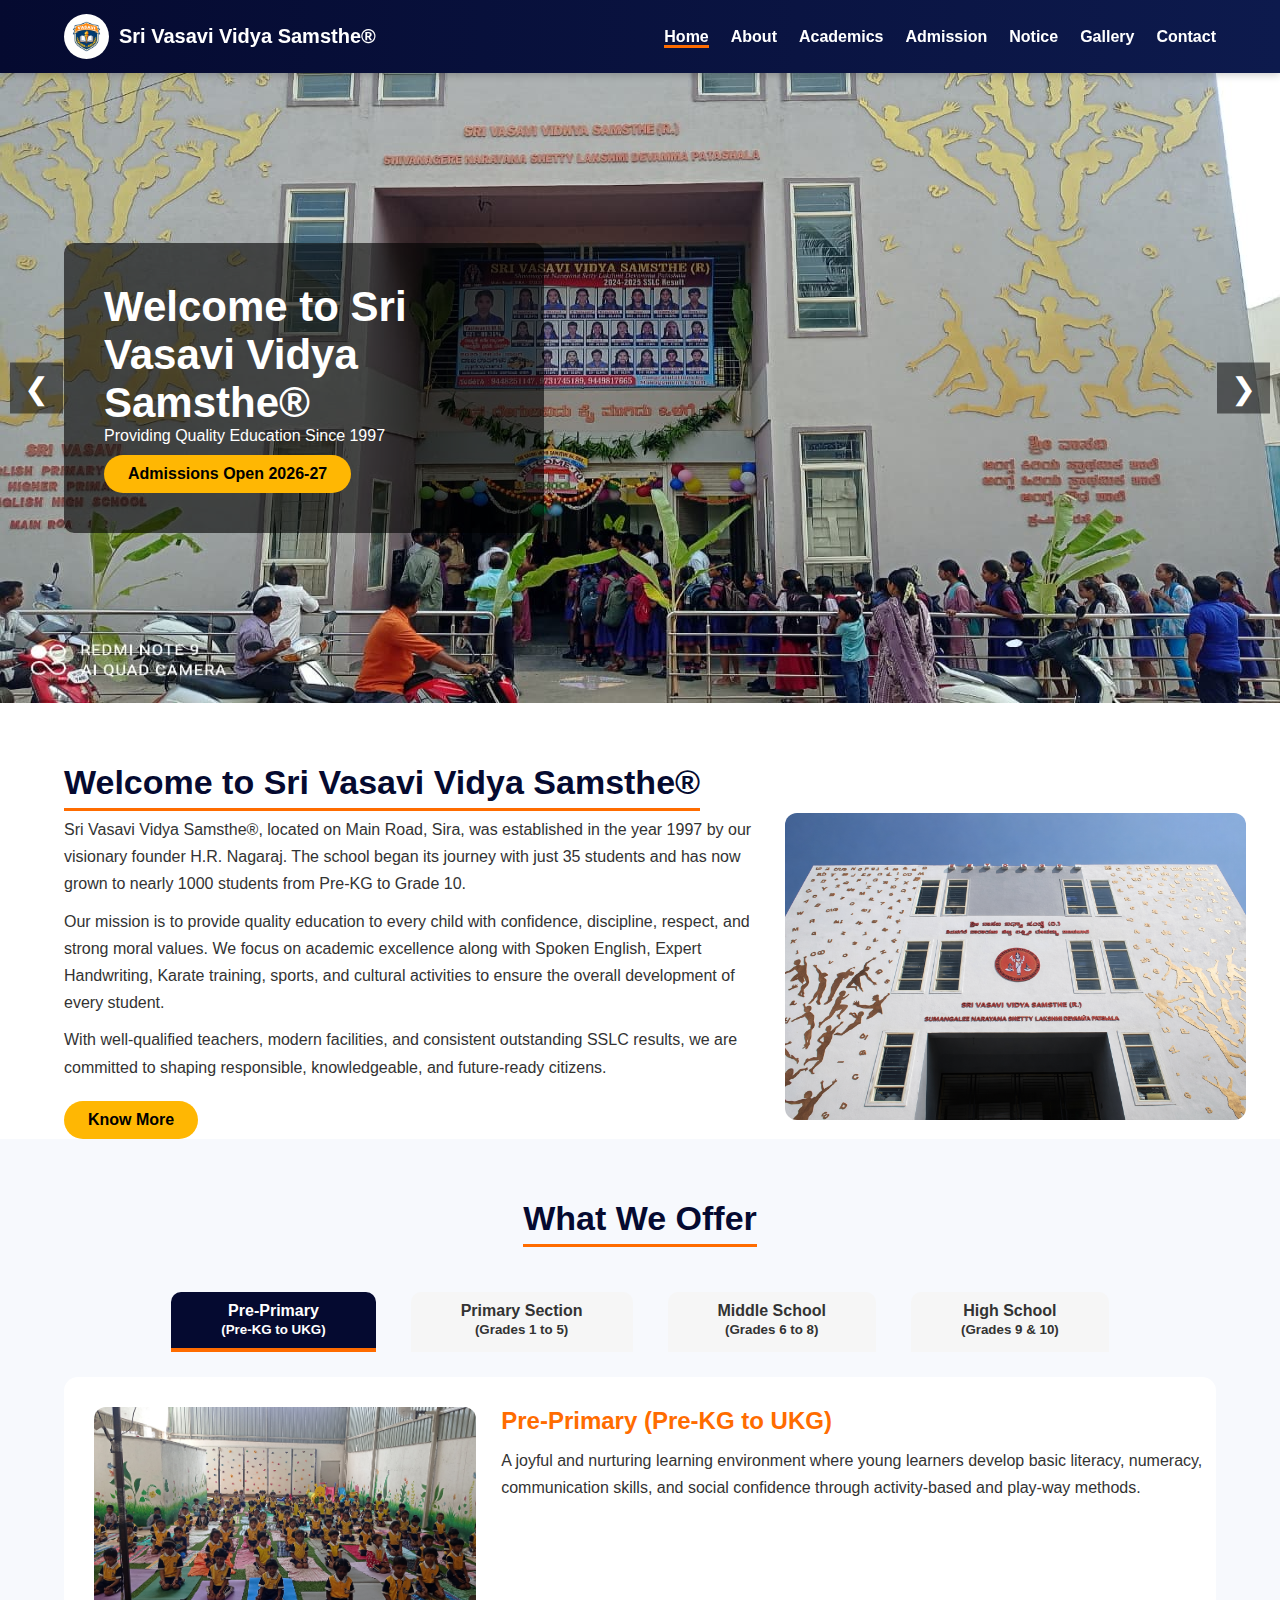
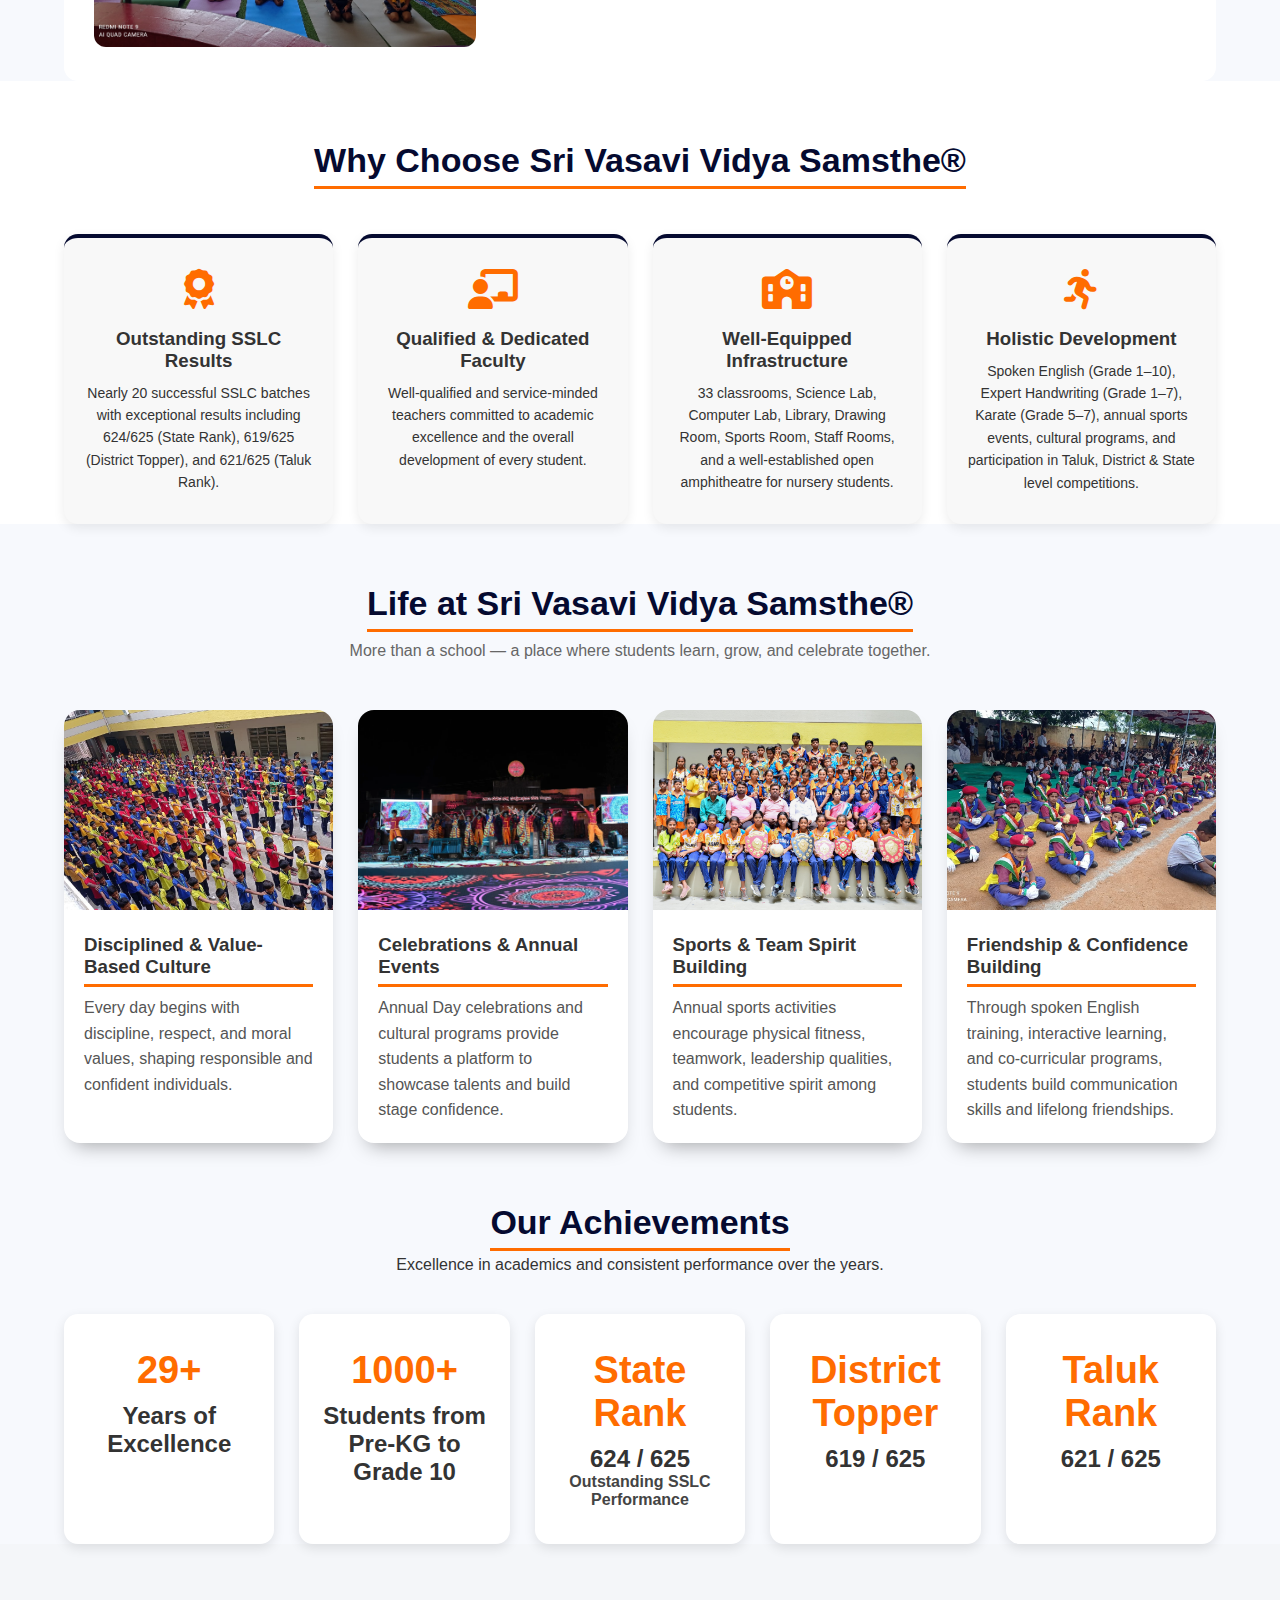
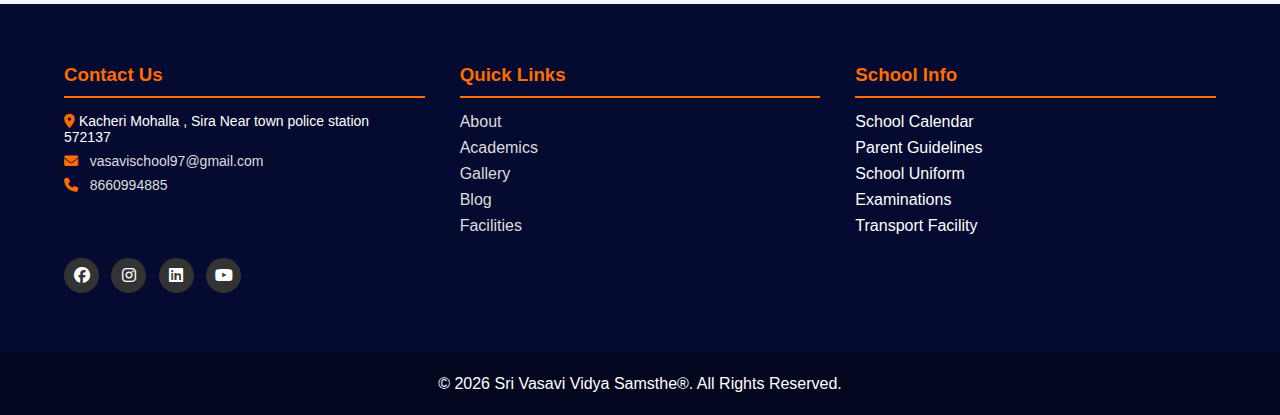
<file: index.html>
<!DOCTYPE html>
<html>
<head>
  <meta charset="UTF-8">
  <meta name="viewport" content="width=device-width, initial-scale=1.0">
  <link rel="icon" href="images/favicon.png" type="image/png">
  <title>Sri Vasavi Vidya Samsthe®</title>
  <link rel="stylesheet" href="css/style.css">
  <link rel="preconnect" href="https://fonts.googleapis.com">
  <link rel="preconnect" href="https://fonts.gstatic.com" crossorigin>
  <link href="https://fonts.googleapis.com/css2?family=Poppins:ital,wght@0,100;0,400;1,600;1,700&display=swap"
    rel="stylesheet">
  <link rel="stylesheet" href="https://cdnjs.cloudflare.com/ajax/libs/font-awesome/6.4.0/css/all.min.css" />
</head>
<body>

<header>
  <div class="nav">
    <div class="logo">
      <img src="images/favicon.png" alt="Vasavi School Logo">
      <span>Sri Vasavi Vidya Samsthe®</span>
    </div>
    <div class="menu-btn" onclick="toggleMenu()">☰</div>
    <ul class="nav-links" id="navLinks">
      <li><a href="index.html" class="active">Home</a></li>
      <li><a href="about.html">About</a></li>
      <li><a href="academics.html">Academics</a></li>
     <li><a href="admission.html">Admission</a></li>
     <li><a href="notice.html">Notice</a></li>
      <li><a href="gallery.html">Gallery</a></li>
      <li><a href="contact.html">Contact</a></li>
    </ul>
  </div>
</header>

<div class="slider">
  <div class="slides" id="slides">
    <div class="slide" style="background-image:url('images/slide1.jpg')">
      <div class="slide-content">
         <h2>Welcome to Sri Vasavi Vidya Samsthe®</h2>
        <p>Providing Quality Education Since 1997</p>
        <a class="btn" href="admission.html">Admissions Open 2026-27</a>
      </div>
    </div>
    <div class="slide" style="background-image:url('images/slide2.png')">
      <div class="slide-content">
        <h2>Academic Excellence & Discipline</h2>
        <p>Nearly 1000 Students | Pre-KG to Grade 10</p>
      </div>
    </div>
    <div class="slide" style="background-image:url('images/slide3.png')">
      <!-- <div class="slide-content">
       <h2>Outstanding SSLC Results</h2>
        <p>State & District Rank Holders with Cash Awards</p>
      </div> -->
    </div>
  </div>
  <div class="arrow left" onclick="prevSlide()">❮</div>
  <div class="arrow right" onclick="nextSlide()">❯</div>
</div>

<!-- Welcome -->
<section class="welcome-section">
  <div class="container welcome-flex">

    <div class="welcome-text">
      <h2 class="section-underline">Welcome to Sri Vasavi Vidya Samsthe®</h2>
       <p>
        Sri Vasavi Vidya Samsthe®, located on Main Road, Sira, was established in 
        the year 1997 by our visionary founder H.R. Nagaraj. The school began its 
        journey with just 35 students and has now grown to nearly 1000 students 
        from Pre-KG to Grade 10.
      </p>
      <p>
        Our mission is to provide quality education to every child with confidence, 
        discipline, respect, and strong moral values. We focus on academic excellence 
        along with Spoken English, Expert Handwriting, Karate training, sports, and 
        cultural activities to ensure the overall development of every student.
      </p>
      <p>
        With well-qualified teachers, modern facilities, and consistent outstanding 
        SSLC results, we are committed to shaping responsible, knowledgeable, and 
        future-ready citizens.
      </p>
      <a href="about.html" class="btn">Know More</a>
    </div>

    <div class="welcome-img" id="welcome-img-margin">
      <img src="images/schoolImg.png" alt="Welcome Vasavi School">
    </div>

  </div>
</section>

<!-- What we Offer -->
<section class="offer-section">
  <div class="container">
    <div class="title">
      <h2 class="section-underline">What We Offer</h2>
    </div>

    <!-- Top Tabs -->
    <div class="offer-tabs" id="offerTabs">
      <div class="offer-tab active" onclick="showOffer(0)">Pre-Primary <br> <small>(Pre-KG to UKG)</small></div>
      <div class="offer-tab" onclick="showOffer(1)">Primary Section <br> <small>(Grades 1 to 5)</small></div>
      <div class="offer-tab" onclick="showOffer(2)">Middle School <br> <small>(Grades 6 to 8)</small></div>
      <div class="offer-tab" onclick="showOffer(3)">High School <br> <small>(Grades 9 & 10)</small></div>
    </div>

    <!-- Details -->
    <div class="offer-content">

      <!-- Pre Primary -->
      <div class="offer-box active">
        <div class="offer-inner">
          <div class="offer-img">
            <img src="images/prePrimary.jpg" alt="Pre Primary">
          </div>
          <div class="offer-text">
            <h2>Pre-Primary (Pre-KG to UKG)</h2>
            <p>
              A joyful and nurturing learning environment where young learners 
              develop basic literacy, numeracy, communication skills, and social 
              confidence through activity-based and play-way methods.
            </p>
          </div>
        </div>
      </div>

      <!-- Primary -->
      <div class="offer-box">
        <div class="offer-inner">
          <div class="offer-img">
            <img src="images/primary.jpg" alt="Primary Section">
          </div>
          <div class="offer-text">
            <h2>Primary Section (Grades 1 to 5)</h2>
            <p>
              Strong academic foundation with focus on reading, writing, 
              mathematics, and spoken English. Expert Handwriting training 
              (Grade 1–7) is introduced to improve presentation and clarity.
            </p>
          </div>
        </div>
      </div>

      <!-- Middle School -->
      <div class="offer-box">
        <div class="offer-inner">
          <div class="offer-img">
            <img src="images/middle.jpg" alt="Middle School">
          </div>
          <div class="offer-text">
            <h2>Middle School (Grades 6 to 8)</h2>
            <p>
              Focus on conceptual learning, discipline, and skill development. 
              Students receive Spoken English training and Karate classes 
              (Grade 5–7) to build confidence, leadership, and physical fitness.
            </p>
          </div>
        </div>
      </div>

      <!-- High School -->
      <div class="offer-box">
        <div class="offer-inner">
          <div class="offer-img">
            <img src="images/secondary.jpg" alt="High School">
          </div>
          <div class="offer-text">
            <h2>High School (Grades 9 & 10)</h2>
            <p>
              Dedicated preparation for SSLC Board Examinations with 
              experienced faculty and structured guidance. The school has 
              consistently produced outstanding results, including state 
              and district rank holders.
            </p>
          </div>
        </div>
      </div>

    </div>
  </div>
</section>


<!-- why choose -->
<!-- 
<section class="why-section">
  <div class="container">
    
    <div class="title">
      <h2 class="section-underline">Why Choose Vasavi School</h2>
    </div>

    <div class="why-cards">

      <div class="why-card">
        <div class="why-icon"><i class="fas fa-graduation-cap"></i></div>
        <h3>Experienced Faculty</h3>
        <p>Highly qualified and dedicated teachers focused on student success and holistic development.</p>
      </div>

      <div class="why-card">
        <div class="why-icon"><i class="fas fa-school"></i></div>
        <h3>Modern Infrastructure</h3>
        <p>Smart classrooms, well-equipped labs, and a safe campus environment for effective learning.</p>
      </div>

      <div class="why-card">
        <div class="why-icon"><i class="fas fa-futbol"></i></div>
        <h3>Sports & Activities</h3>
        <p>Encouraging physical fitness and creativity through sports, arts, and cultural programs.</p>
      </div>

      <div class="why-card">
        <div class="why-icon"><i class="fas fa-book"></i></div>
        <h3>Strong Academic Results</h3>
        <p>Consistent academic excellence with focus on concept-based and practical learning.</p>
      </div>

    </div>

  </div>
</section> -->

<section class="why-section">
  <div class="container">
    
    <div class="title">
      <h2 class="section-underline">Why Choose Sri Vasavi Vidya Samsthe®</h2>
    </div>

    <div class="why-cards">

      <div class="why-card">
        <div class="why-icon"><i class="fas fa-award"></i></div>
        <h3>Outstanding SSLC Results</h3>
        <p>
          Nearly 20 successful SSLC batches with exceptional results including 
          624/625 (State Rank), 619/625 (District Topper), and 621/625 (Taluk Rank).
        </p>
      </div>

      <div class="why-card">
        <div class="why-icon"><i class="fas fa-chalkboard-teacher"></i></div>
        <h3>Qualified & Dedicated Faculty</h3>
        <p>
          Well-qualified and service-minded teachers committed to academic excellence 
          and the overall development of every student.
        </p>
      </div>

      <div class="why-card">
        <div class="why-icon"><i class="fas fa-school"></i></div>
        <h3>Well-Equipped Infrastructure</h3>
        <p>
          33 classrooms, Science Lab, Computer Lab, Library, Drawing Room, 
          Sports Room, Staff Rooms, and a well-established open amphitheatre 
          for nursery students.
        </p>
      </div>

      <div class="why-card">
        <div class="why-icon"><i class="fas fa-running"></i></div>
        <h3>Holistic Development</h3>
        <p>
          Spoken English (Grade 1–10), Expert Handwriting (Grade 1–7), 
          Karate (Grade 5–7), annual sports events, cultural programs, 
          and participation in Taluk, District & State level competitions.
        </p>
      </div>

    </div>

  </div>
</section>

<!-- campus section -->
<section class="campus-section">
  <div class="container">

    <div class="section-title">
      <h2 class="section-underline">Life at Sri Vasavi Vidya Samsthe®</h2>
      <p>More than a school — a place where students learn, grow, and celebrate together.</p>
    </div>

    <div class="campus-grid">

      <div class="campus-card">
        <img src="images/life1.jpg" alt="Morning Assembly">
        <div class="campus-info">
          <h3 class="section-underline">Disciplined & Value-Based Culture</h3>
          <p>
            Every day begins with discipline, respect, and moral values, 
            shaping responsible and confident individuals.
          </p>
        </div>
      </div>

      <div class="campus-card">
        <img src="images/life2.webp" alt="Annual Day">
        <div class="campus-info">
          <h3 class="section-underline">Celebrations & Annual Events</h3>
          <p>
            Annual Day celebrations and cultural programs provide students 
            a platform to showcase talents and build stage confidence.
          </p>
        </div>
      </div>

      <div class="campus-card">
        <img src="images/life3.jpg" alt="Sports Day">
        <div class="campus-info">
          <h3 class="section-underline">Sports & Team Spirit Building</h3>
          <p>
            Annual sports activities encourage physical fitness, teamwork, 
            leadership qualities, and competitive spirit among students.
          </p>
        </div>
      </div>

      <div class="campus-card">
        <img src="images/life4.jpg" alt="Student Interaction">
        <div class="campus-info">
          <h3 class="section-underline">Friendship & Confidence Building</h3>
          <p>
            Through spoken English training, interactive learning, and 
            co-curricular programs, students build communication skills 
            and lifelong friendships.
          </p>
        </div>
      </div>

    </div>

  </div>
</section>


<!-- achivements -->
<section class="achievements-section">
  <div class="container">

    <div class="title">
      <h2 class="section-underline">Our Achievements</h2>
      <p>Excellence in academics and consistent performance over the years.</p>
    </div>

    <div class="achieve-cards">

       <div class="achieve-card">
        <h3>29+</h3>
        <h2>Years of Excellence</h2>
      </div>

      <div class="achieve-card">
        <h3>1000+</h3>
        <h2>Students from Pre-KG to Grade 10</h2>
      </div>

      <div class="achieve-card ">
        <h3>State Rank</h3>
        <h2>624 / 625</h2>
        <p>Outstanding SSLC Performance</p>
      </div>

      <div class="achieve-card">
        <h3>District Topper</h3>
        <h2>619 / 625</h2>
      </div>

      <div class="achieve-card">
        <h3>Taluk Rank</h3>
        <h2>621 / 625</h2>
      </div>

    </div>

  </div>
</section>


<!-- info section -->
<section class="info-section">
  <div class="container">

    <div class="info-grid">

      <!-- Column 1 -->
      <div class="info-box">
        <h3 class="info-title">Contact Us</h3>
        <hr>
        <p class="info-icons"><i class="fa-solid fa-location-dot"></i>&nbsp;Kacheri Mohalla , Sira
Near town police station
572137</p>
        <p class="info-icons"> <i class="fa-solid fa-envelope"></i>
          <a class="num-email" href="mailto:vasavischool97@gmail.com">&nbsp; vasavischool97@gmail.com</a>
        </p>
        <p class="info-icons"><i class="fa-solid fa-phone"></i>
          <a class="num-email" href="tel:8660994885"> &nbsp; 8660994885</a>
        </p>
      </div>

      <!-- Column 2 -->
      <div class="info-box">
        <h3 class="info-title">Quick Links</h3>
        <hr>
        <ul class="quickLinks">
          <li><a href="about.html">About</a></li>
          <li><a href="academics.html">Academics</a></li>
          <li><a href="gallery.html">Gallery</a></li>
          <li><a href="gallery.html">Blog</a></li>
          <li><a href="academics.html#facilities">Facilities</a></li>
        </ul>
      </div>

      <!-- Column 3 -->
      <div class="info-box">
        <h3 class="info-title">School Info</h3>
        <hr>
        <ul>
          <li>School Calendar</li>
          <li>Parent Guidelines</li>
          <li>School Uniform</li>
          <li>Examinations</li>
          <li>Transport Facility</li>
        </ul>
      </div>

    </div>
    <div class="social-icons">
      <a class="text-white" href="https://www.instagram.com/reel/DJeRi4YSPwA/" target="_blank">
        <i class="fa-brands fa-facebook"></i>
      </a>

      <a class="text-white" href="https://www.instagram.com/reel/DJeRi4YSPwA/" target="_blank">
        <i class="fa-brands fa-instagram"></i>
      </a>
      <a class="text-white" href="https://www.instagram.com/reel/DJeRi4YSPwA/" target="_blank">
        <i class="fa-brands fa-linkedin"></i>
      </a>
       <a class="text-white" href="https://www.instagram.com/reel/DJeRi4YSPwA/" target="_blank">
        <i class="fa-brands fa-youtube"></i>
      </a>
    </div>


  </div>
</section>


<footer>
  <p>© 2026 Sri Vasavi Vidya Samsthe®. All Rights Reserved.</p>
</footer>

<script src="js/main.js"></script>
</body>
</html>
</file>
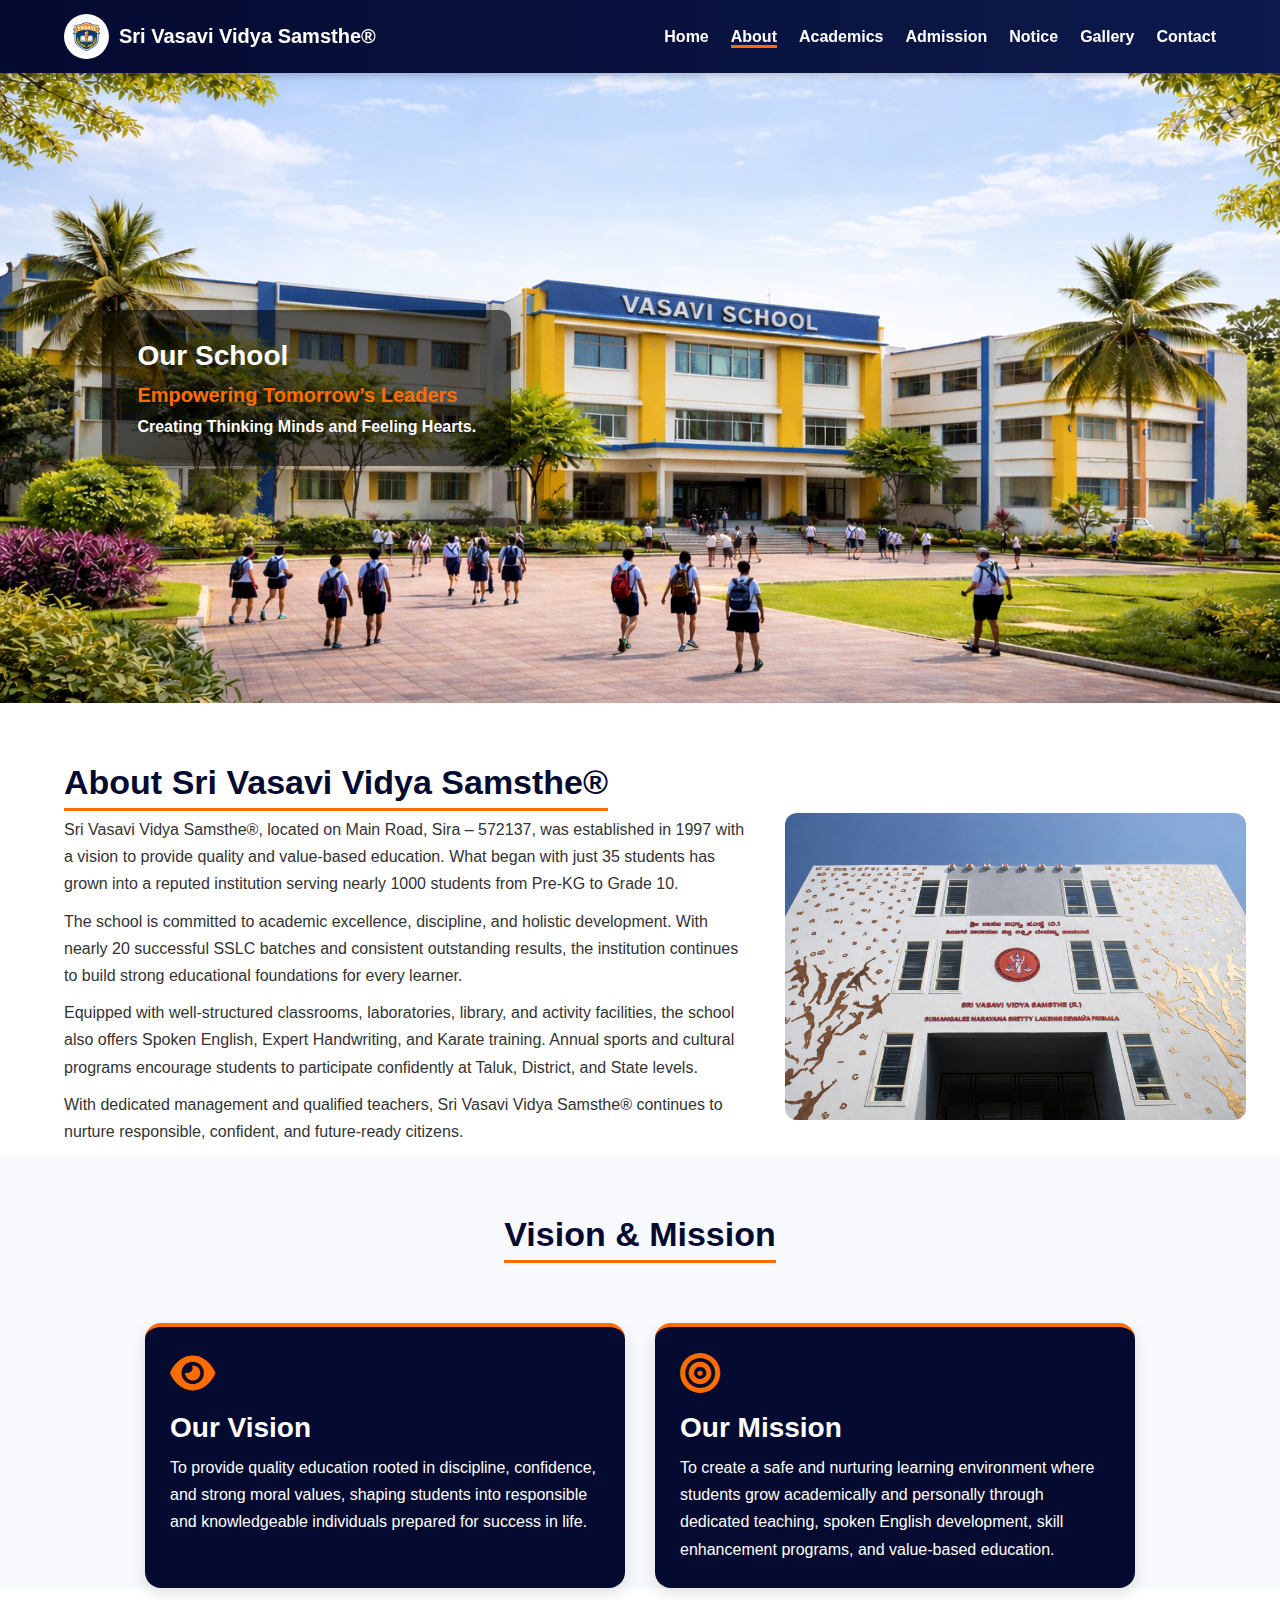
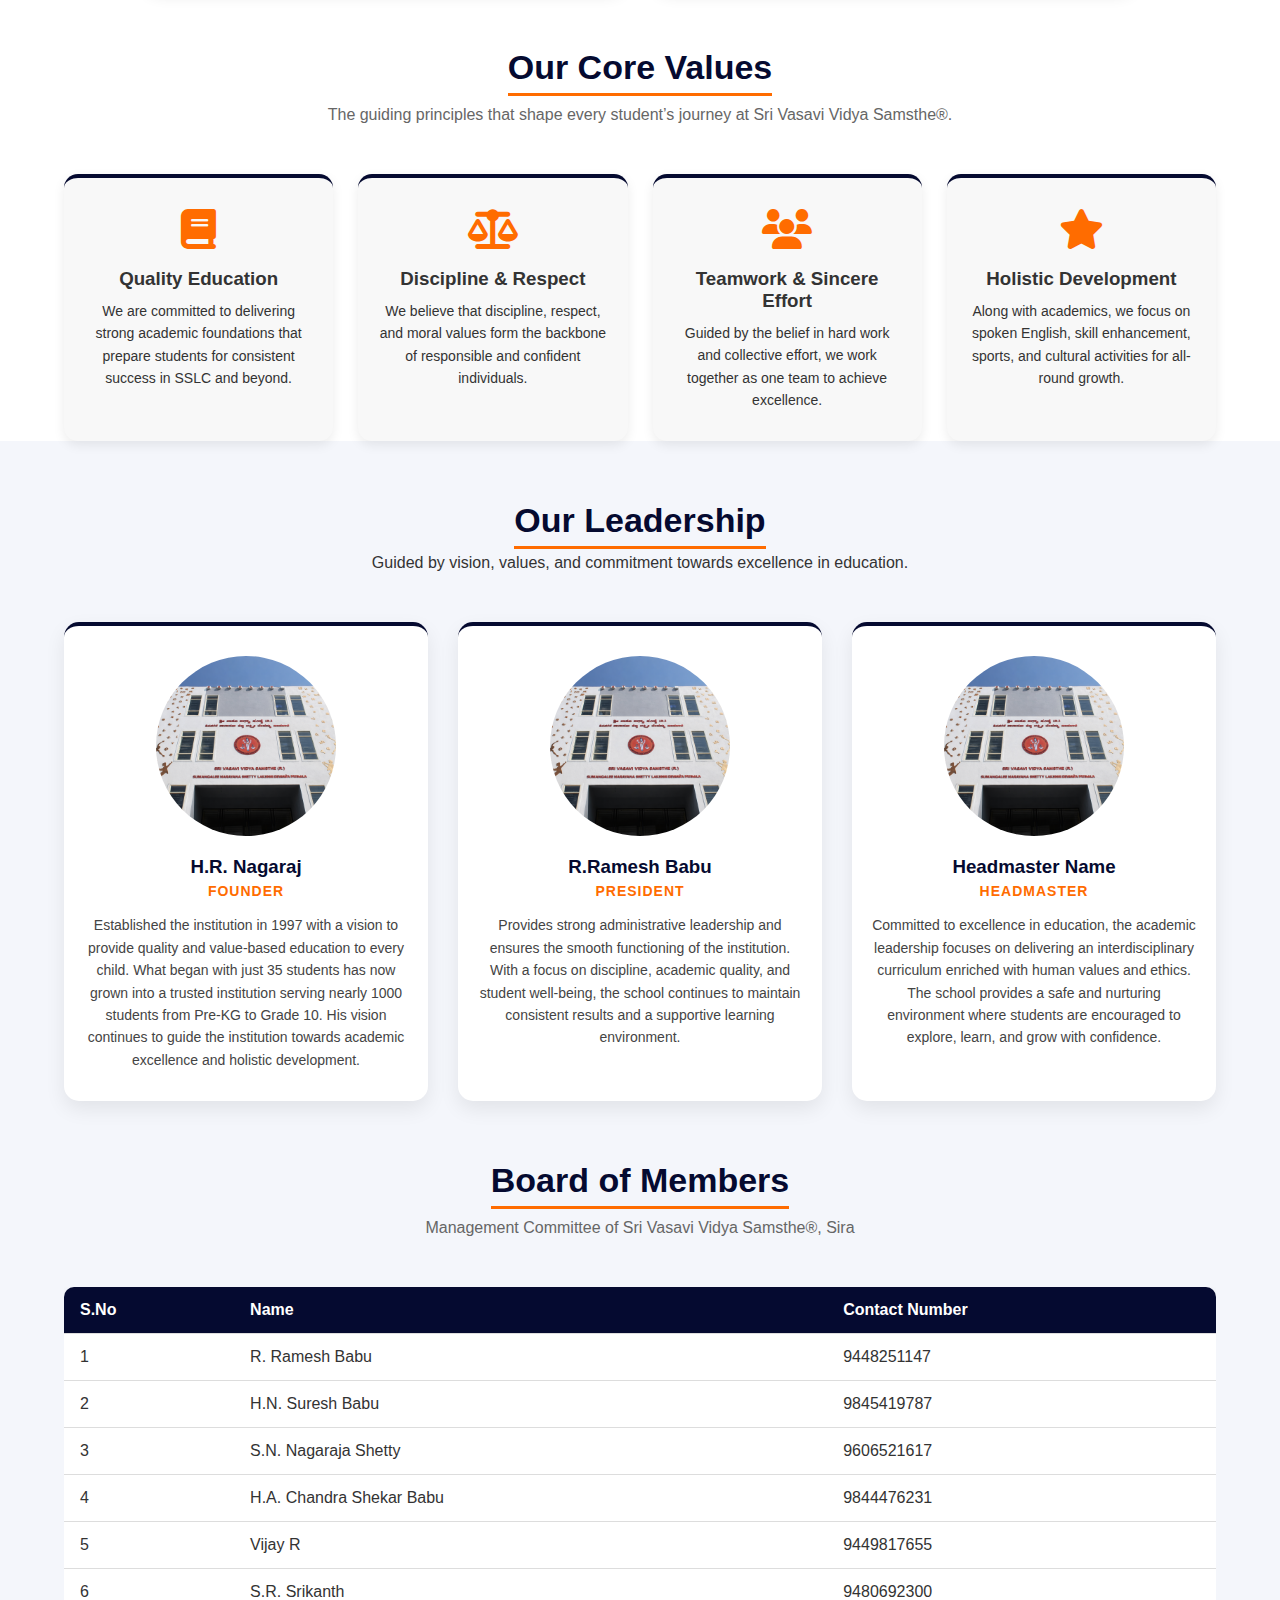
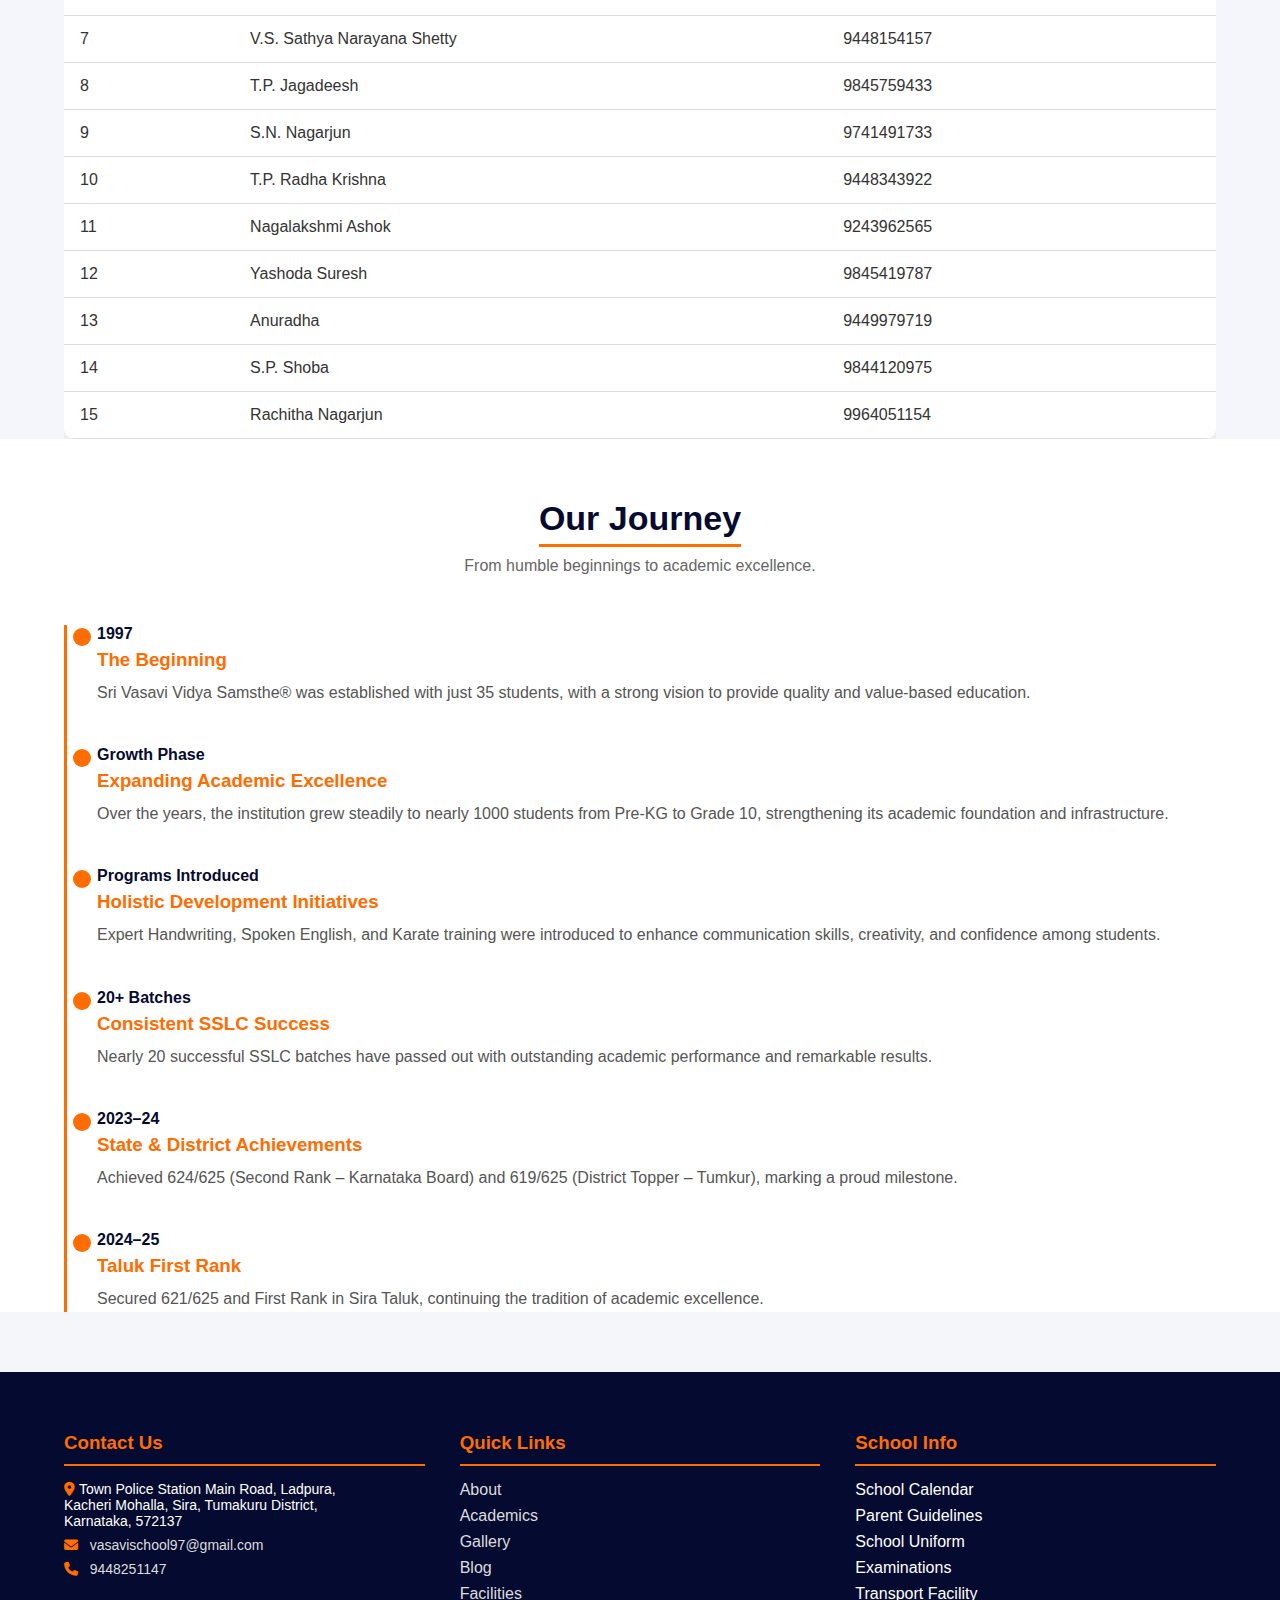
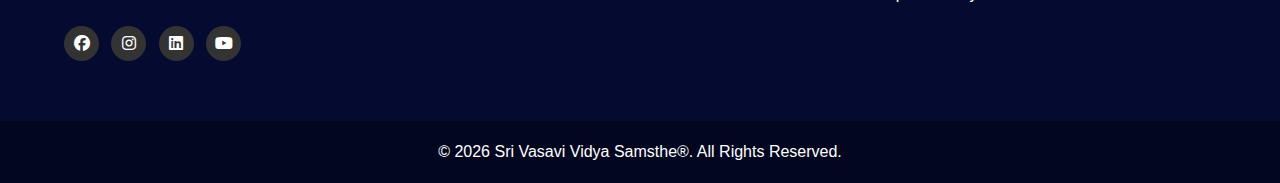
<file: about.html>
<!DOCTYPE html>
<html>
<head>
<meta charset="UTF-8">
<meta name="viewport" content="width=device-width, initial-scale=1.0">
<link rel="icon" href="images/favicon.png" type="image/png">
<title>Sri Vasavi Vidya Samsthe®</title>
<link rel="stylesheet" href="css/style.css">
 <link rel="preconnect" href="https://fonts.googleapis.com">
  <link rel="preconnect" href="https://fonts.gstatic.com" crossorigin>
  <link href="https://fonts.googleapis.com/css2?family=Poppins:ital,wght@0,100;0,400;1,600;1,700&display=swap"
    rel="stylesheet">
  <link rel="stylesheet" href="https://cdnjs.cloudflare.com/ajax/libs/font-awesome/6.4.0/css/all.min.css" />
</head>
<body>

<header>
  <div class="nav">
    <div class="logo">
      <img src="images/favicon.png" alt="Vasavi School Logo">
      <span>Sri Vasavi Vidya Samsthe®</span>
    </div>
    <div class="menu-btn" onclick="toggleMenu()">☰</div>
    <ul class="nav-links" id="navLinks">
      <li><a href="index.html">Home</a></li>
      <li><a href="about.html"  class="active">About</a></li>
      <li><a href="academics.html">Academics</a></li>
      <li><a href="admission.html">Admission</a></li>
      <li><a href="notice.html">Notice</a></li>
      <li><a href="gallery.html">Gallery</a></li>
      <li><a href="contact.html">Contact</a></li>
    </ul>
  </div>
</header>
<div class="about-hero-box">
  <img src="images/about-school.png" alt="Vasavi School">

  <div class="hero-content-box">
    <h2>Our School</h2>
    <h3>Empowering Tomorrow’s Leaders</h3>
    <p>Creating Thinking Minds and Feeling Hearts.</p>
  </div>
</div>
<!-- about summary -->
<!-- /* same as welcome section using same class css */ -->
<section class="welcome-section">
  <div class="container welcome-flex">

    <div  class="welcome-text">
      <h2 class="section-underline">About Sri Vasavi Vidya Samsthe®</h2>
    <p>
      Sri Vasavi Vidya Samsthe®, located on Main Road, Sira – 572137, was
      established in 1997 with a vision to provide quality and value-based
      education. What began with just 35 students has grown into a reputed
      institution serving nearly 1000 students from Pre-KG to Grade 10.
    </p>
    
    <p>
      The school is committed to academic excellence, discipline, and holistic
      development. With nearly 20 successful SSLC batches and consistent
      outstanding results, the institution continues to build strong educational
      foundations for every learner.
    </p>
    
    <p>
      Equipped with well-structured classrooms, laboratories, library, and
      activity facilities, the school also offers Spoken English, Expert
      Handwriting, and Karate training. Annual sports and cultural programs
      encourage students to participate confidently at Taluk, District, and
      State levels.
    </p>
    
    <p>
      With dedicated management and qualified teachers, Sri Vasavi Vidya
      Samsthe® continues to nurture responsible, confident, and future-ready
      citizens.
    </p>

    </div>

     <div class="welcome-img" id="welcome-img-margin"> 
      <img src="images/schoolImg.png" alt="About Vasavi School">
    </div>

  </div>
</section>


<!-- secreatory section   -->
<!-- if they need -->

 <!-- css same as welcome section class -->

 <!-- <section class="welcome-section">
    <div class="container">
    <div class="section-title">
      <h2 class="section-underline">Message From The Secretary</h2>
    </div>

  <div class="welcome-flex">

    <div class="welcome-img">
      <img src="https://picsum.photos/60/60?logo" alt="Secretary - Vasavi School">
    </div>

    <div  class="welcome-text">
      

      <p>
        At Vasavi School, we believe that education is the foundation for building a
        strong and responsible society. Our mission is to provide a nurturing and
        disciplined environment where every child is encouraged to achieve excellence.
      </p>

      <p>
        We focus not only on academic success but also on character building, leadership,
        and life skills. Our dedicated faculty and modern facilities ensure that students
        are prepared for the challenges of tomorrow.
      </p>

      <p>
        I warmly invite parents and students to be a part of Vasavi School and experience
        quality education with values, innovation, and care.
      </p>

      <h4>— Sri Ramesh Kumar</h4>
      <span>Secretary, Vasavi School</span>
    </div>
</div>
  </div>
</section> -->

<!-- vission mission -->

<section class="vm-section">
  <div class="container">

    <div class="section-title">
      <h2 class="section-underline">Vision & Mission</h2>
    </div>

    <div class="vm-row">

      <div class="vm-card">
        <div class="vm-icon"><i class="fas fa-eye"></i></div>
        <h3>Our Vision</h3>
        <p>
          <!-- To be a center of excellence in education that nurtures creativity,
          character, and confidence, empowering students to become responsible
          global citizens and lifelong learners. -->
          To provide quality education rooted in discipline, confidence, 
          and strong moral values, shaping students into responsible and 
          knowledgeable individuals prepared for success in life.
        </p>
      </div>

      <div class="vm-card">
        <div class="vm-icon"><i class="fas fa-bullseye"></i></div>
        <h3>Our Mission</h3>
        <p>
          <!-- To provide holistic education through innovative teaching, strong
          values, and a supportive environment that develops thinking minds,
          compassionate hearts, and future leaders. -->
          To create a safe and nurturing learning environment where students 
          grow academically and personally through dedicated teaching, 
          spoken English development, skill enhancement programs, and 
          value-based education.
        </p>
      </div>

    </div>

  </div>
</section>

<!-- core values -->
<!-- css same as why section in home -->
<section class="why-section">
  <div class="container">

    <div class="section-title">
      <h2 class="section-underline">Our Core Values</h2>
      <p>The guiding principles that shape every student’s journey at Sri Vasavi Vidya Samsthe®.</p>
    </div>

    <div class="why-cards">

      <div class="why-card">
        <div class="why-icon"><i class="fas fa-book"></i></div>
        <h3>Quality Education</h3>
        <p>
          We are committed to delivering strong academic foundations 
          that prepare students for consistent success in SSLC and beyond.
        </p>
      </div>

      <div class="why-card">
        <div class="why-icon"><i class="fas fa-balance-scale"></i></div>
        <h3>Discipline & Respect</h3>
        <p>
          We believe that discipline, respect, and moral values form 
          the backbone of responsible and confident individuals.
        </p>
      </div>

      <div class="why-card">
        <div class="why-icon"><i class="fas fa-users"></i></div>
        <h3>Teamwork & Sincere Effort</h3>
        <p>
          Guided by the belief in hard work and collective effort, 
          we work together as one team to achieve excellence.
        </p>
      </div>

      <div class="why-card">
        <div class="why-icon"><i class="fas fa-star"></i></div>
        <h3>Holistic Development</h3>
        <p>
          Along with academics, we focus on spoken English, skill 
          enhancement, sports, and cultural activities for all-round growth.
        </p>
      </div>

    </div>

  </div>
</section>


<!-- leadership section -->
 <section class="leadership-section">
  <div class="container">

    <div class="title">
      <h2 class="section-underline">Our Leadership</h2>
      <p>Guided by vision, values, and commitment towards excellence in education.</p>
    </div>

    <div class="leadership-grid">

      <!-- Founder -->
      <div class="leader-card">
        <div class="leader-img">
          <img src="images/schoolImg.png" alt="Founder">
        </div>
        <div class="leader-info">
          <h3>H.R. Nagaraj</h3>
          <h4>Founder</h4>
          <p>
            Established the institution in 1997 with a vision to provide quality and value-based
            education to every child. What began with just 35 students has now
            grown into a trusted institution serving nearly 1000 students from
            Pre-KG to Grade 10. His vision continues to guide the institution
            towards academic excellence and holistic development.
          </p>
        </div>
      </div>

      <!-- President -->
      <div class="leader-card">
        <div class="leader-img">
          <img src="images/schoolImg.png" alt="President">
        </div>
        <div class="leader-info">
          <h3>R.Ramesh Babu</h3>
          <h4>President</h4>
          <p>
            Provides strong administrative leadership and ensures the smooth
            functioning of the institution. With a focus on discipline, academic
            quality, and student well-being, the school continues to maintain
            consistent results and a supportive learning environment.
          </p>
        </div>
      </div>

      <!-- Headmaster -->
      <div class="leader-card">
        <div class="leader-img">
          <img src="images/schoolImg.png" alt="Headmaster">
        </div>
        <div class="leader-info">
          <h3>Headmaster Name</h3>
          <h4>Headmaster</h4>
          <p>
            Committed to excellence in education, the academic leadership focuses
            on delivering an interdisciplinary curriculum enriched with human values
            and ethics. The school provides a safe and nurturing environment where
            students are encouraged to explore, learn, and grow with confidence.
          </p>
        </div>
      </div>

    </div>

  </div>
</section>

<!-- extra section board of members -->

<section class="board-section">
  <div class="container">

    <div class="section-title">
      <h2 class="section-underline">Board of Members</h2>
      <p>Management Committee of Sri Vasavi Vidya Samsthe®, Sira</p>
    </div>

    <div class="board-table-wrapper">
      <table class="board-table">
        <thead>
          <tr>
            <th>S.No</th>
            <th>Name</th>
            <th>Contact Number</th>
          </tr>
        </thead>
        <tbody>
          <tr><td>1</td><td>R. Ramesh Babu</td><td>9448251147</td></tr>
          <tr><td>2</td><td>H.N. Suresh Babu</td><td>9845419787</td></tr>
          <tr><td>3</td><td>S.N. Nagaraja Shetty</td><td>9606521617</td></tr>
          <tr><td>4</td><td>H.A. Chandra Shekar Babu</td><td>9844476231</td></tr>
          <tr><td>5</td><td>Vijay R</td><td>9449817655</td></tr>
          <tr><td>6</td><td>S.R. Srikanth</td><td>9480692300</td></tr>
          <tr><td>7</td><td>V.S. Sathya Narayana Shetty</td><td>9448154157</td></tr>
          <tr><td>8</td><td>T.P. Jagadeesh</td><td>9845759433</td></tr>
          <tr><td>9</td><td>S.N. Nagarjun</td><td>9741491733</td></tr>
          <tr><td>10</td><td>T.P. Radha Krishna</td><td>9448343922</td></tr>
          <tr><td>11</td><td>Nagalakshmi Ashok</td><td>9243962565</td></tr>
          <tr><td>12</td><td>Yashoda Suresh</td><td>9845419787</td></tr>
          <tr><td>13</td><td>Anuradha</td><td>9449979719</td></tr>
          <tr><td>14</td><td>S.P. Shoba</td><td>9844120975</td></tr>
          <tr><td>15</td><td>Rachitha Nagarjun</td><td>9964051154</td></tr>
        </tbody>
      </table>
    </div>

  </div>
</section>





<!--journy History -->
<section class="journey-section">
  <div class="container">

    <div class="section-title">
      <h2 class="section-underline">Our Journey</h2>
      <p>From humble beginnings to academic excellence.</p>
    </div>

    <div class="timeline">

      <div class="timeline-item">
        <div class="timeline-year">1997</div>
        <div class="timeline-content">
          <h3>The Beginning</h3>
          <p>
            Sri Vasavi Vidya Samsthe® was established with just 35 students, 
            with a strong vision to provide quality and value-based education.
          </p>
        </div>
      </div>

      <div class="timeline-item">
        <div class="timeline-year">Growth Phase</div>
        <div class="timeline-content">
          <h3>Expanding Academic Excellence</h3>
          <p>
            Over the years, the institution grew steadily to nearly 
            1000 students from Pre-KG to Grade 10, strengthening 
            its academic foundation and infrastructure.
          </p>
        </div>
      </div>

      <div class="timeline-item">
        <div class="timeline-year">Programs Introduced</div>
        <div class="timeline-content">
          <h3>Holistic Development Initiatives</h3>
          <p>
            Expert Handwriting, Spoken English, and Karate training 
            were introduced to enhance communication skills, creativity, 
            and confidence among students.
          </p>
        </div>
      </div>

      <div class="timeline-item">
        <div class="timeline-year">20+ Batches</div>
        <div class="timeline-content">
          <h3>Consistent SSLC Success</h3>
          <p>
            Nearly 20 successful SSLC batches have passed out with 
            outstanding academic performance and remarkable results.
          </p>
        </div>
      </div>

      <div class="timeline-item">
        <div class="timeline-year">2023–24</div>
        <div class="timeline-content">
          <h3>State & District Achievements</h3>
          <p>
            Achieved 624/625 (Second Rank – Karnataka Board) and 
            619/625 (District Topper – Tumkur), marking a proud milestone.
          </p>
        </div>
      </div>

      <div class="timeline-item">
        <div class="timeline-year">2024–25</div>
        <div class="timeline-content">
          <h3>Taluk First Rank</h3>
          <p>
            Secured 621/625 and First Rank in Sira Taluk, continuing 
            the tradition of academic excellence.
          </p>
        </div>
      </div>

    </div>

  </div>
</section>




<!-- info section -->
<section class="info-section">
  <div class="container">

    <div class="info-grid">

      <!-- Column 1 -->
      <div class="info-box">
        <h3 class="info-title">Contact Us</h3>
        <hr>
        <p class="info-icons"><i class="fa-solid fa-location-dot"></i>&nbsp;Town Police Station Main Road, Ladpura, Kacheri Mohalla, Sira, Tumakuru District, Karnataka, 572137</p>
        <p class="info-icons"> <i class="fa-solid fa-envelope"></i>
          <a class="num-email" href="mailto:vasavischool97@gmail.com">&nbsp; vasavischool97@gmail.com</a>
        </p>
        <p class="info-icons"><i class="fa-solid fa-phone"></i>
          <a class="num-email" href="tel:9448251147"> &nbsp; 9448251147</a>
        </p>
      </div>

      <!-- Column 2 -->
      <div class="info-box">
        <h3 class="info-title">Quick Links</h3>
        <hr>
        <ul class="quickLinks">
          <li><a href="about.html">About</a></li>
          <li><a href="academics.html">Academics</a></li>
          <li><a href="gallery.html">Gallery</a></li>
          <li><a href="gallery.html">Blog</a></li>
          <li><a href="academics.html#facilities">Facilities</a></li>
        </ul>
      </div>

      <!-- Column 3 -->
      <div class="info-box">
        <h3 class="info-title">School Info</h3>
        <hr>
        <ul>
          <li>School Calendar</li>
          <li>Parent Guidelines</li>
          <li>School Uniform</li>
          <li>Examinations</li>
          <li>Transport Facility</li>
        </ul>
      </div>

    </div>
    <div class="social-icons">
      <a class="text-white" href="https://www.instagram.com/reel/DJeRi4YSPwA/" target="_blank">
        <i class="fa-brands fa-facebook"></i>
      </a>

      <a class="text-white" href="https://www.instagram.com/reel/DJeRi4YSPwA/" target="_blank">
        <i class="fa-brands fa-instagram"></i>
      </a>
      <a class="text-white" href="https://www.instagram.com/reel/DJeRi4YSPwA/" target="_blank">
        <i class="fa-brands fa-linkedin"></i>
      </a>
       <a class="text-white" href="https://www.instagram.com/reel/DJeRi4YSPwA/" target="_blank">
        <i class="fa-brands fa-youtube"></i>
      </a>
    </div>


  </div>
</section>

<footer><p>© 2026 Sri Vasavi Vidya Samsthe®. All Rights Reserved.</p></footer>
<script src="js/main.js"></script>
</body>
</html>
</file>
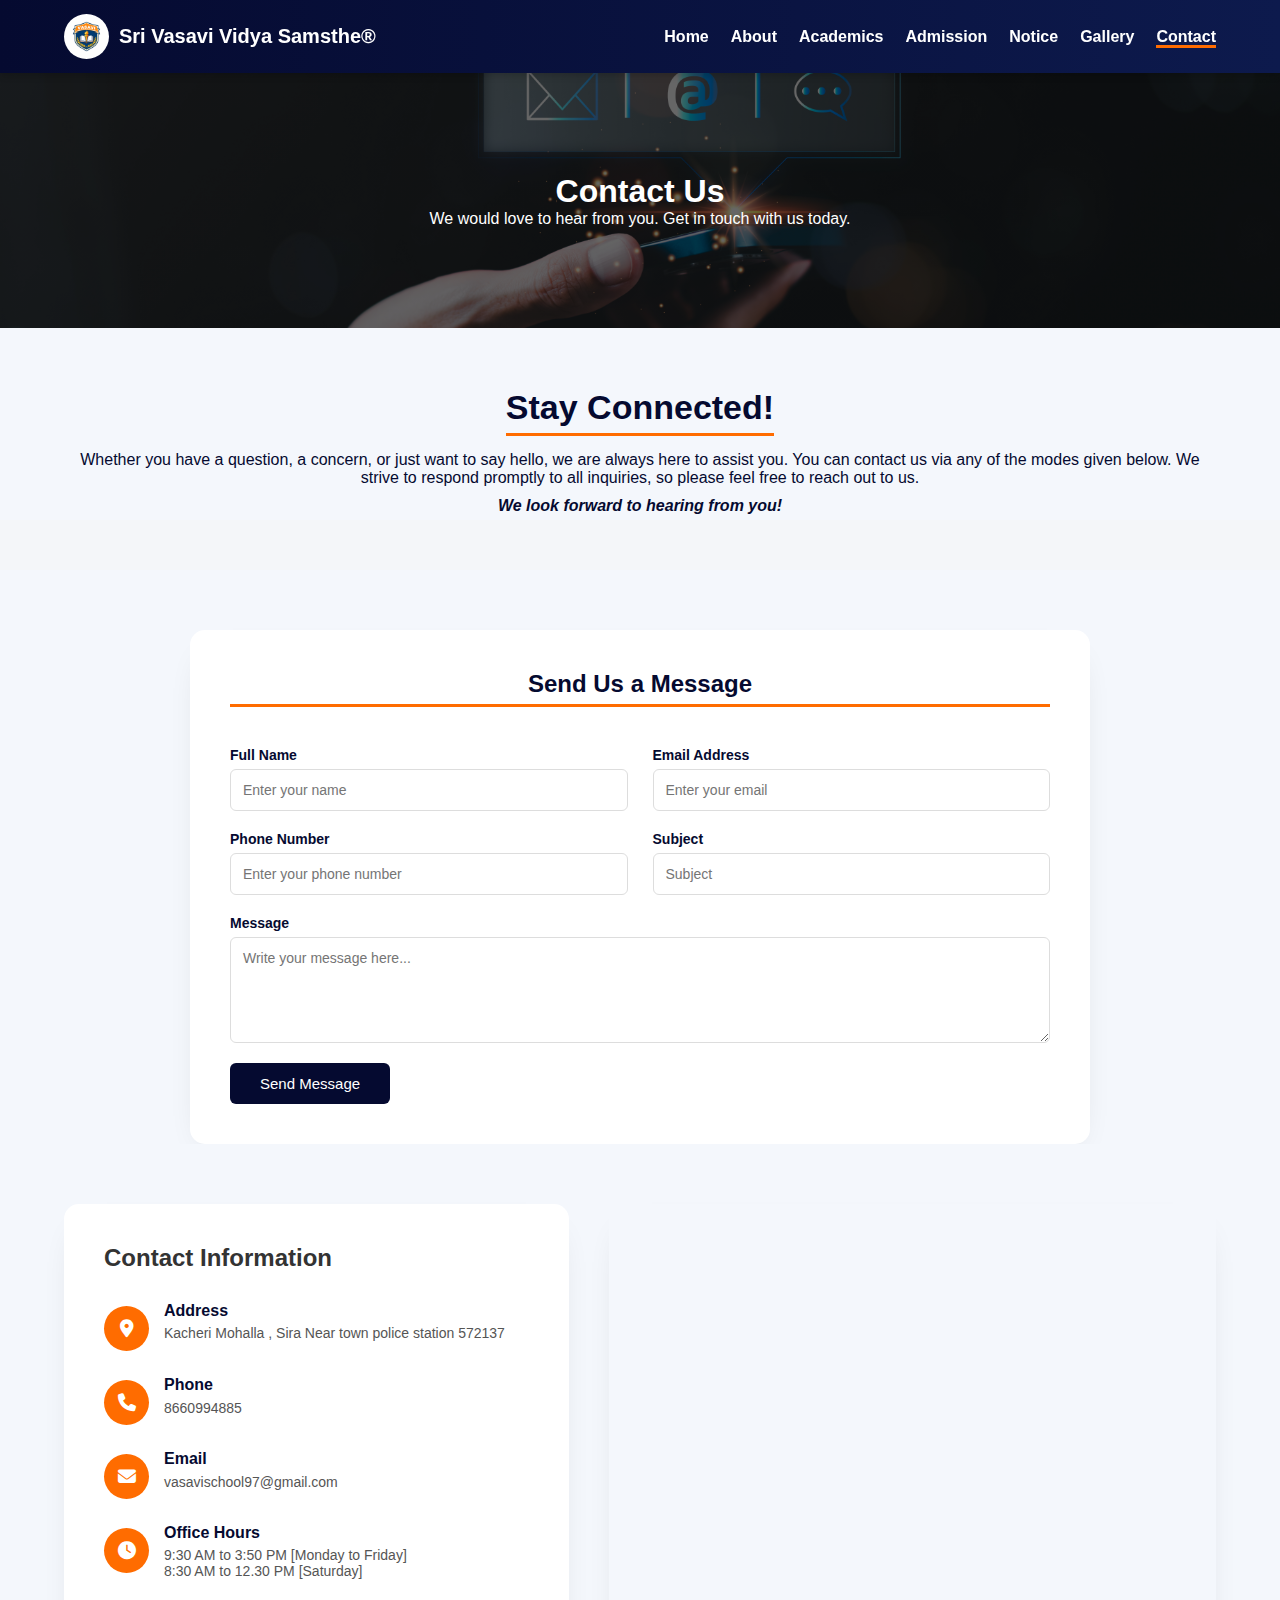
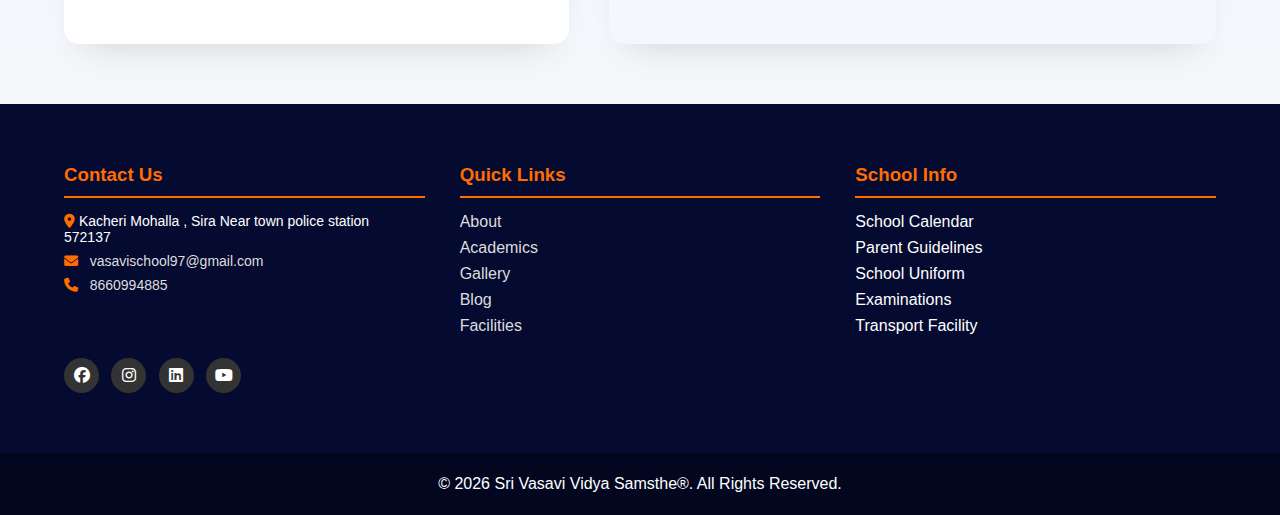
<file: contact.html>
<!DOCTYPE html>
<html>
<head>
  <meta charset="UTF-8">
  <meta name="viewport" content="width=device-width, initial-scale=1.0">
  <link rel="icon" href="images/favicon.png" type="image/png">
  <title>Sri Vasavi Vidya Samsthe®</title>
  <link rel="stylesheet" href="css/style.css">
  <link rel="preconnect" href="https://fonts.googleapis.com">
  <link rel="preconnect" href="https://fonts.gstatic.com" crossorigin>
  <link href="https://fonts.googleapis.com/css2?family=Poppins:ital,wght@0,100;0,400;1,600;1,700&display=swap"
    rel="stylesheet">
  <link rel="stylesheet" href="https://cdnjs.cloudflare.com/ajax/libs/font-awesome/6.4.0/css/all.min.css" />
</head>
<body>

<header>
  <div class="nav">
    <div class="logo">
      <img src="images/favicon.png" alt="Vasavi School Logo">
      <span>Sri Vasavi Vidya Samsthe®</span>
    </div>
    <div class="menu-btn" onclick="toggleMenu()">☰</div>
    <ul class="nav-links" id="navLinks">
      <li><a href="index.html">Home</a></li>
      <li><a href="about.html">About</a></li>
      <li><a href="academics.html">Academics</a></li>
     <li><a href="admission.html">Admission</a></li>
     <li><a href="notice.html">Notice</a></li>
      <li><a href="gallery.html">Gallery</a></li>
      <li><a href="contact.html"  class="active">Contact</a></li>
    </ul>
  </div>
</header>

<div class="contact-hero">
  <div class="container">
    <h1>Contact Us</h1>
    <p>We would love to hear from you. Get in touch with us today.</p>
  </div>
</div>

<!-- contact msg -->

<section class="why-section" id="contact-msgsection">
  <div class="container">

    <div class="section-title">
      <h2 class="section-underline">Stay Connected!</h2>
      <p class="contact-msg">Whether you have a question, a concern, or just want to say hello, we are always here to assist you. You can contact us via any of the modes given below. We strive to respond promptly to all inquiries, so please feel free to reach out to us.</p>
      <p class="contact-msg"><strong><i>We look forward to hearing from you!</i></strong></p>
    </div>
  </div>
</section>

  <!--contact form  -->

  <section class="contact-form-section" id="contact-form">
  <div class="container">

    <div class="form-card">
       <h2 class="section-underline">Send Us a Message</h2>

      <form action="https://formsubmit.co/bhanuprakashab100@gmail.com" method="POST">
        <input type="hidden" name="_captcha" value="false">
        


        <div class="form-row">
          <div class="form-group">
            <label>Full Name</label>
            <input type="text" name="Name" placeholder="Enter your name" required>
          </div>

          <div class="form-group">
            <label>Email Address</label>
            <input type="email" name="Email" placeholder="Enter your email" required>
          </div>
        </div>

        <div class="form-row">
          <div class="form-group">
            <label>Phone Number</label>
            <input type="tel" name="Phone" placeholder="Enter your phone number">
          </div>

          <div class="form-group">
            <label>Subject</label>
            <input type="text" name="Subject" placeholder="Subject">
          </div>
        </div>

        <div class="form-group full-width">
          <label>Message</label>
          <textarea rows="5" name="Message" placeholder="Write your message here..." required></textarea>
        </div>

        <button type="submit" class="submit-btn">Send Message</button>

      </form>
    </div>

  </div>
</section>

<div id="toast" class="toast">
  <i class="fas fa-check-circle"></i>
  Message sent successfully!
</div>


<!-- contact info  -->
<section class="contact-section">
  <div class="container">

    <div class="contact-wrapper">

      <!-- LEFT SIDE - CONTACT DETAILS -->
      <div class="contact-details-card">

        <h2>Contact Information</h2>

        <div class="contact-item">
          <i class="fas fa-location-dot"></i>
          <div>
            <h4>Address</h4>
            <p>Kacheri Mohalla , Sira
Near town police station
572137</p>
          </div>
        </div>

        <div class="contact-item">
          <i class="fas fa-phone"></i>
          <div>
            <h4>Phone</h4>
            <a class="num-email" href="tel:8660994885">8660994885</a>
          </div>
        </div>

        <div class="contact-item">
          <i class="fas fa-envelope"></i>
          <div>
            <h4>Email</h4>
           <a class="num-email" href="mailto:vasavischool97@gmail.com">vasavischool97@gmail.com</a>
          </div>
        </div>

        <div class="contact-item">
          <i class="fas fa-clock"></i>
          <div>
            <h4>Office Hours</h4>
            <p>9:30 AM to 3:50 PM [Monday to Friday]</p>
            <p>8:30 AM to 12.30 PM [Saturday]</p>
          </div>
        </div>

      </div>

      <!-- RIGHT SIDE - MAP -->
      <div class="map-card">
        <iframe 
          src="https://www.google.com/maps/embed?pb=!1m18!1m12!1m3!1d3875.5804221041726!2d76.90238907331938!3d13.743833797481507!2m3!1f0!2f0!3f0!3m2!1i1024!2i768!4f13.1!3m3!1m2!1s0x3bb0434dbae69707%3A0x664b12eaf0f804d3!2sSri%20Vasavi%20Vidya%20Samsthe!5e0!3m2!1sen!2sin!4v1772692289838!5m2!1sen!2sin"
          height="100%" 
          style="border:0;" 
          allowfullscreen="" 
          loading="lazy">
        </iframe>
      </div>

    </div>

  </div>
</section>







<!-- info section -->
<section class="info-section">
  <div class="container">

    <div class="info-grid">

      <!-- Column 1 -->
      <div class="info-box">
        <h3 class="info-title">Contact Us</h3>
        <hr>
        <p class="info-icons"><i class="fa-solid fa-location-dot"></i>&nbsp;Kacheri Mohalla , Sira
Near town police station
572137</p>
        <p class="info-icons"> <i class="fa-solid fa-envelope"></i>
          <a class="num-email" href="mailto:vasavischool97@gmail.com">&nbsp; vasavischool97@gmail.com</a>
        </p>
        <p class="info-icons"><i class="fa-solid fa-phone"></i>
          <a class="num-email" href="tel:8660994885"> &nbsp; 8660994885</a>
        </p>
      </div>

      <!-- Column 2 -->
      <div class="info-box">
        <h3 class="info-title">Quick Links</h3>
        <hr>
        <ul class="quickLinks">
          <li><a href="about.html">About</a></li>
          <li><a href="academics.html">Academics</a></li>
          <li><a href="gallery.html">Gallery</a></li>
          <li><a href="gallery.html">Blog</a></li>
          <li><a href="academics.html#facilities">Facilities</a></li>
        </ul>
      </div>

      <!-- Column 3 -->
      <div class="info-box">
        <h3 class="info-title">School Info</h3>
        <hr>
        <ul>
          <li>School Calendar</li>
          <li>Parent Guidelines</li>
          <li>School Uniform</li>
          <li>Examinations</li>
          <li>Transport Facility</li>
        </ul>
      </div>

    </div>
    <div class="social-icons">
      <a class="text-white" href="https://www.instagram.com/reel/DJeRi4YSPwA/" target="_blank">
        <i class="fa-brands fa-facebook"></i>
      </a>

      <a class="text-white" href="https://www.instagram.com/reel/DJeRi4YSPwA/" target="_blank">
        <i class="fa-brands fa-instagram"></i>
      </a>
      <a class="text-white" href="https://www.instagram.com/reel/DJeRi4YSPwA/" target="_blank">
        <i class="fa-brands fa-linkedin"></i>
      </a>
       <a class="text-white" href="https://www.instagram.com/reel/DJeRi4YSPwA/" target="_blank">
        <i class="fa-brands fa-youtube"></i>
      </a>
    </div>


  </div>
</section>


<footer>
  <p>© 2026 Sri Vasavi Vidya Samsthe®. All Rights Reserved.</p>
</footer>

<script src="js/main.js"></script>
</body>
</html>
</file>
<file: css/style.css>
*{margin:0;padding:0;box-sizing:border-box;font-family:Segoe UI,Arial}
body{background:#f4f6f9;color:#333}
a{text-decoration:none}

/* HEADER */
/* blue header */
header{
   background: linear-gradient(90deg, #050A30, #0D1A4D);
  position:sticky;
  top:0;
  z-index:1000;
  box-shadow:0 2px 8px rgba(0,0,0,.2);
}
.nav{width:90%;margin:auto;display:flex;justify-content:space-between;align-items:center;padding:14px 0}
.nav-links{list-style:none;display:flex;gap:22px}
.nav-links a{
  color:#fff;
  font-weight:600;
  /* padding:6px 12px;
  border-radius:6px; */
  transition:.3s;
}

.nav-links a:hover{
  color: #00ff59;
  /* background:rgba(255,255,255,.2); */
}

.nav-links a.active{
  /* display:inline-block;
  padding-bottom:3px; */
  border-bottom:3px solid #FF6C00; 
}

.menu-btn{display:none;font-size:28px;color:white;cursor:pointer}
.logo{
  display:flex;
  align-items:center;
  gap:10px;
  font-weight:bold;
  font-size:20px;
  color: #fff;
}

.logo img{
  width:45px;
  height:45px;
  border-radius:50%;
  object-fit:cover;
}


/* SLIDER */
.slider{position:relative;overflow:hidden;height:70vh}
.slides{display:flex;height:100%;transition:transform .7s ease}
.slide{min-width:100%;background-size:100% 100%;background-position:center;display:flex;align-items:center}
.slide-content{background:rgba(0,0,0,.6);color:white;padding:40px;margin-left:5%;max-width:480px;border-radius:10px}
.slide-content h2{font-size:42px}
.btn{display:inline-block;margin-top:10px;background:#ffb703;color:#000;padding:10px 24px;border-radius:20px;font-weight:700}

/* arrows */
.arrow{position:absolute;top:50%;transform:translateY(-50%);background:rgba(0,0,0,.5);color:white;font-size:30px;padding:8px 14px;cursor:pointer}
.arrow.left{left:10px}
.arrow.right{right:10px}

/* SECTIONS */
section{padding-top:60px}
.container{width:90%;margin:auto}
.title{text-align:center;margin-bottom:40px}
.title h2, .welcome-text h2, .about-summary-content h2{font-size:34px;color:#050a30}

/* GRID */
.cards{display:grid;grid-template-columns:repeat(auto-fit,minmax(250px,1fr));gap:25px}
.card{background:#fff;padding:22px;border-radius:12px;box-shadow:0 6px 15px rgba(0,0,0,.1);text-align:center}
.card img{width:100%;height:180px;object-fit:cover;border-radius:10px}

/* GALLERY */
.gallery{display:grid;grid-template-columns:repeat(auto-fit,minmax(220px,1fr));gap:18px}
.gallery img{width:100%;border-radius:12px}

/* CONTACT */
.contact{display:grid;grid-template-columns:1fr 1fr;gap:30px}
.contact input,.contact textarea{width:100%;padding:12px;border-radius:8px;border:1px solid #ccc}
.contact button{background:#0b4aa2;color:white;border:none;padding:12px;border-radius:20px}

/* FOOTER */
footer{background:#02061f;color:white;text-align:center;padding:22px}

/* UNDERLINE */

.section-underline{
  display:inline-block;
  padding-bottom:6px;
  margin-bottom: 5px;
  border-bottom:3px solid #FF6C00; /* underline color */
}


/* MOBILE */
@media(max-width:900px){
  .contact{grid-template-columns:1fr}
}
@media(max-width:768px){
  .menu-btn{display:block}
  .nav-links{
    position:absolute;top:65px;left:0;background:#0b4aa2;width:100%;
    flex-direction:column;align-items:center;display:none;padding:20px 0
  }
  .nav-links.show{display:flex}
  .slide-content{margin:20px;padding:25px}
  .slide-content h2{font-size:30px}
  .slider{position:relative;overflow:hidden;height:35vh}
}


/* welcome section */

.welcome-section{
  background:#ffffff;
}

.welcome-flex{
  display:flex;
  /* align-items:center; */
  gap:30px;
}

#welcome-img-margin{
  margin-top: 50px;
}
.welcome-img{
 flex: 0 0 40%;
 
}

.welcome-text{
  flex: 0 0 60%;
}

.welcome-img img{
  width:100%;
  border-radius:12px;
  /* box-shadow:0 4px 10px rgba(0,0,0,.15); */
}



.welcome-text p{
  line-height:1.7;
  margin-bottom:10px;
}

@media(max-width:768px){
  .welcome-flex{
    flex-direction:column;
  }
}
/* 
.welcome-text h2{
  font-size:30px;
  margin-bottom:15px;
  position:relative;
  display:inline-block;
}

.welcome-text h2::after{
  content:"";
  position:absolute;
  left:0;
  bottom:-6px;
  width:100%;
  height:3px;
  background:#1a73e8;
  border-radius:3px;
} */

/* What we offer */

.offer-section{
  background:#f7f9fd;
  text-align:center;
}

.offer-tabs{
  display:flex;
  justify-content:center;
  gap:35px;
  margin-bottom:25px;
  flex-wrap:wrap;
}

.offer-tab{
  padding:10px 50px;
  background:#f6f6f6;
  border-top-right-radius:10px;
  border-top-left-radius: 10px;
  cursor:pointer;
  font-weight:600;
  transition:.3s;
  border-bottom:4px solid transparent;
}

.offer-tab:hover{
  color: #FF6C00 ;
}

.offer-tab.active{
  background:#050a30;
  color:#fff;
  border-bottom:4px solid #FF6C00 ;
}

.offer-content{
  /* max-width:700px; */
  margin:auto;
  background:#fff;
  padding:30px;
  border-radius:14px;
  /* box-shadow:0 4px 12px rgba(0,0,0,.12); */
}

.offer-box{
  display:none;
  animation:fade .5s ease;
}

.offer-box.active{
  display:block;
}

.offer-box h3{
  margin-bottom:5px;
}

.offer-box small{
  color:#777;
}

.offer-box p{
  margin-top:12px;
  line-height:1.7;
}

.offer-inner{
  display:flex;
  /* align-items:center; */
  gap:25px;
}

.offer-text{
  flex:0 0 65%;
  text-align:left;
}
.offer-text h2{
  color: #FF6C00;
}

.offer-img{
  flex:0 0 35%;
}

.offer-img img{
  width:100%;
  height:240px;        /* ✅ control height */
  border-radius:12px;
  /* box-shadow:0 4px 10px rgba(0,0,0,.15); */
  object-fit:cover;   /* ✅ crop properly */
}


@media(max-width:768px){
  .offer-inner{
    flex-direction:column;
    text-align:center;
  }

  .offer-text{
    text-align:center;
  }

  .offer-tabs {
    flex-wrap: nowrap;        
    overflow-x: auto;         
    justify-content: flex-start;
    gap: 15px;
    padding: 10px 10px;
    scroll-snap-type: x mandatory;
    position: relative;
  }

  .offer-tab {
    flex: 0 0 90%;           
    max-width: 90%;
    text-align: center;
    scroll-snap-align: center;
    white-space: normal;      /* Allow text to wrap */
  }

  /* Hide scrollbar */
  .offer-tabs::-webkit-scrollbar {
    display: none;
  }

  .offer-tabs {
    -ms-overflow-style: none;
    scrollbar-width: none;
  }
}



@keyframes fade{
  from{opacity:0; transform:translateY(10px);}
  to{opacity:1; transform:translateY(0);}
}

/* why Choose  */

.why-section{
  background:#ffffff;
  
  text-align:center;
}

.why-cards{
  display:grid;
  grid-template-columns:repeat(auto-fit, minmax(250px,1fr));
  gap:25px;
  margin-top:40px;
}

.why-card{
  background:#f8f8f8;
  padding:30px 20px;
  border-radius:14px;
  box-shadow:0 4px 12px rgba(0,0,0,.08);
  transition:.3s;
  border-top: 4px solid #050a30;
}

.why-card:hover{
  transform:translateY(-8px);
  box-shadow:0 8px 18px rgba(0,0,0,.15);
  color: #fff !important;
  background-color: #050a30;
  border-top: 4px solid #FF6C00;
}

.why-icon{
  font-size:40px;
  margin-bottom:15px;
  color: #FF6C00;
}

.why-card h3{
  margin-bottom:10px;
}

.why-card p{
  font-size:14px;
  line-height:1.6;
}
.why-card p:hover{
  color: #fff;
}
.why-card p,
.why-card h3 {
  word-wrap: break-word;
  overflow-wrap: break-word;
  word-break: break-word;
}


/* ===== MOBILE HORIZONTAL SCROLL ===== */
@media (max-width: 768px) {

  .why-cards {
    display: flex;
    overflow-x: auto;
    gap: 16px;
    padding: 10px 0;
    scroll-snap-type: x mandatory;
  }

  .why-card {
    flex: 0 0 90%;
    max-width: 90%;
    scroll-snap-align: start;
  }

  .why-cards::-webkit-scrollbar {
    display: none;
  }

  .why-cards {
    -ms-overflow-style: none;
    scrollbar-width: none;
  }

}


/* campus section */

.campus-section{
  background:#f7f9fd;
}

.campus-grid{
  display:grid;
  grid-template-columns:repeat(auto-fit,minmax(260px,1fr));
  gap:25px;
  margin-top:35px;
}

.campus-card{
  background:#fff;
  border-radius:16px;
  overflow:hidden;
  box-shadow: 0 12px 20px -10px rgba(0,0,0,0.35);
  transition:.3s;
}

.campus-card:hover{
  transform:translateY(-6px);
  border-right: 3px solid #050a30;
}

.campus-card img{
  width:100%;
  height:200px;
  object-fit:cover;
}

.campus-info{
  padding:20px;
}

.campus-info h3{
  margin-bottom:8px;
}

.campus-info p{
  color:#555;
  line-height:1.6;
}

@media(max-width:768px){
  .campus-card img{
    height:180px;
  }
}


/* achivements */

.achievements-section{
  background:#f7f9fd;
   text-align:center;
}

.achieve-cards{
  display:grid;
  grid-template-columns:repeat(auto-fit, minmax(200px,1fr));
  gap:25px;
  margin-top:40px;
}

.achieve-card{
  background:#fff;
  padding:35px 20px;
  border-radius:14px;
  box-shadow:0 4px 12px rgba(0,0,0,.1);
  transition:.3s;
}

.achieve-card:hover{
  transform:scale(1.05);
}

.achieve-card h3{
  font-size:38px;
  color:#FF6C00;
  margin-bottom:10px;
}

.achieve-card p{
  font-weight:600;
  color:#444;
}

/* info section */

.info-section{
  background:#050a30;
  color:#fff;
  margin-top: 60px;
  padding-bottom: 60px;
}

.info-grid{
  display:grid;
  grid-template-columns:repeat(auto-fit,minmax(220px,1fr));
  gap:35px;
}
.info-box hr{
  border:none;
  height:2px;
  width:100%;
  background:#FF6C00;
  margin:10px 0 15px;
}

.info-box h3{
  color: #FF6C00;
}

.info-box p{
  margin:8px 0;
  font-size:14px;
  padding-right: 50px;
}

.info-box ul{
  list-style:none;
  padding:0;
}

.info-box ul li{
  margin:8px 0;
}

.info-box a{
  color:#ddd;
  transition:.3s;
}

.quickLinks a:hover{
  color:#FF6C00;
}

.info-icons i{
  color: #FF6C00;
}

.social-icons{
  margin-top:15px;
}

.social-icons a{
  display:inline-block;
  width:35px;
  height:35px;
  line-height:35px;
  text-align:center;
  background:#333;
  color:#fff;
  border-radius:50%;
  margin-right:8px;
  transition:.3s;
}

.social-icons a:hover{
  background: #FF6C00;
  transform:translateY(-3px);
}


/* About img section */
.about-hero-box{
  position:relative;
  width:100%;
  height:70vh;
  overflow:hidden;
}

.about-hero-box img{
  width:100%;
  height:100%;
  object-fit:cover;
}

/* Small content box */
.hero-content-box{
  position:absolute;
  top:50%;
  left:8%;
  transform:translateY(-50%);
  background:rgba(0,0,0,.6);
  padding:30px 35px;
  max-width:420px;
  border-radius:12px;
  box-shadow:0 8px 25px rgba(0,0,0,0.2);
}

.hero-content-box h2{
  font-size:28px;
  color:#fff;
  margin-bottom:10px;
}

.hero-content-box h3{
  font-size:20px;
  line-height:1.3;
  margin-bottom:10px;
  color:#FF6C00;
}

.hero-content-box p{
  font-weight:600;
  color:#fff;
}

/* Mobile */
@media(max-width:768px){
  .about-hero-box{
    height:35vh;
  }

  .hero-content-box{
    left:5%;
    right:5%;
    max-width:100%;
    padding:20px;
  }

  .hero-content-box h3{
    font-size:22px;
  }
}

/* about summary */
 /* same as welcome section using same class css */

 /* secretory section  some css same as welcome section */
 .section-title{
  text-align:center;
  margin-bottom:30px;
}

.section-title h2{
  font-size:34px;
  font-weight:700;
  color: #050a30;
}

/* leadership section */

.leadership-section {
  background: #f4f6fb;
  text-align: center;
}

.leadership-grid {
  display: grid;
  grid-template-columns: repeat(auto-fit, minmax(280px, 1fr));
  gap: 30px;
  margin-top: 50px;
}

.leader-card {
  background: #fff;
  padding: 30px 20px;
  border-radius: 15px;
  box-shadow: 0 8px 20px rgba(0,0,0,0.08);
  transition: 0.3s ease;
  border-top: 4px solid #050a30;
}

.leader-card:hover {
  transform: translateY(-8px);
  border-top: 4px solid #FF6C00;
}

.leader-img {
  width: 180px;
  height: 180px;
  margin: 0 auto 20px;
}

.leader-img img {
  width: 100%;
  height: 100%;
  border-radius: 50%;
  object-fit: cover;
  
}

.leader-info h3 {
  margin-bottom: 5px;
  color: #050a30;
}

.leader-info h4 {
  font-size: 14px;
  color: #FF6C00;
  margin-bottom: 15px;
  text-transform: uppercase;
  letter-spacing: 1px;
}

.leader-info p {
  font-size: 14px;
  color: #444;
  line-height: 1.6;
}


/* vission mission section */

.vm-section{
  background:#f7f9fd;
}

.vm-row{
  display:flex;
  gap:30px;
  justify-content:center;
  flex-wrap:wrap;
}

.vm-card{
  background:#050a30;
  color: #fff;
  padding:25px;
  border-radius:16px;
  box-shadow:0 6px 16px rgba(0,0,0,.12);
  max-width:480px;
  /* text-align:center; */
  transition:.3s;
  border-top: 4px solid #FF6C00;
}

.vm-card:hover{
  transform:translateY(-6px);
}

.vm-icon{
  font-size:40px;
  margin-bottom:15px;
  color: #FF6C00;
}

.vm-card h3{
  font-size:28px;
  margin-bottom:10px;
}

.vm-card p{
  line-height:1.7;
  
}

@media(max-width:768px){
  .vm-row{
    flex-direction:column;
  }
}

/* history */

.journey-section{
  background:#ffffff;
}

.timeline{
  position:relative;
  margin-top:40px;
  padding-left:30px;
  border-left:3px solid #FF6C00;
}

.timeline-item{
  margin-bottom:40px;
  position:relative;
}

.timeline-item::before{
  content:"";
  position:absolute;
  left:-24px;
  top:3px;
  width:18px;
  height:18px;
  background:#FF6C00;
  border-radius:50%;
}

.timeline-year{
  font-weight:700;
  color:#050a30;
  margin-bottom:6px;
}

.timeline-content h3{
  margin-bottom:8px;
  color: #FF6C00;
}

.timeline-content p{
  color:#555;
  line-height:1.7;
}

@media(max-width:768px){
  .timeline{
    padding-left:20px;
  }
}


/* academics page start */
/* teaching methodology */
.academic-hero{
  background:url("../images/academics.jpg") center/cover no-repeat;
  height:60vh;
  position:relative;
  display:flex;
  align-items:center;
  justify-content:center;
}

.hero-overlay{
  background:rgba(0,0,0,0.55);
  width:100%;
  height:100%;
  display:flex;
  align-items:center;
  justify-content:center;
}

.hero-content{
  text-align:center;
  color:#fff;
}

.hero-content h1{
  font-size:48px;
  margin-bottom:15px;
  font-weight:700;
}

.hero-content p{
  font-size:20px;
  max-width:600px;
  margin:auto;
}

@media(max-width:768px){
  .hero-content h1{
    font-size:34px;
  }
  .academic-hero{
    height:40vh;
  }
}

/* methodology */
.method-section{
 background:#ffffff;
}

.method-wrapper{
  display:flex;
  gap:50px;
  align-items:center;
  margin-top:40px;
}

/* 40% Image */
.method-image{
  width:40%;
}

.method-image img{
  width:100%;
  height:100%;
  object-fit:cover;
  border-radius:12px;
}

/* 60% Content */
.method-content{
  width:60%;
}

.method-item{
  margin-bottom:25px;
  padding-left:15px;
  border-left:4px solid #ff7a00;
}

.method-item h3{
  margin-bottom:6px;
}

.method-item p{
  color:#555;
  line-height:1.6;
}

/* 📱 Responsive */
@media(max-width:768px){
  .method-wrapper{
    flex-direction:column;
  }

  .method-image,
  .method-content{
    width:100%;
  }
}

/* cirricular */
/* <!-- new design can use in other side website --> */
/* .co-section{
  background: #f1f1f1;
  margin-top: 40px;
  border-radius: 12px;
}

.co-wrapper{
  display:flex;
  gap:50px;
  align-items:center;
  margin-top:40px;
}


.co-left{
  width:45%;
}

.co-left img{
  width:100%;
  border-radius:12px;
}


.co-right{
  width:55%;
}

.co-item{
  display:flex;
  gap:20px;
  margin-bottom:35px;
  align-items:flex-start;
}

.co-item span{
  font-size:40px;
  font-weight:700;
  color:#ff7a00;
  min-width:60px;
}

.co-item h3{
  margin-bottom:6px;
}

.co-item p{
  color:#555;
  line-height:1.6;
}


@media(max-width:768px){
  .co-wrapper{
    flex-direction:column;
  }

  .co-left,
  .co-right{
    width:100%;
  }
} */

/* assessment & evaluation  */

.assessment-section {
  background: #f4f7fb;
}


.section-title {
  text-align: center;
  margin-bottom: 60px;
}

.section-title h2 {
  font-size: 34px;
  font-weight: 700;
  margin-bottom: 10px;
  color: #050a30;
}

.section-title p {
  font-size: 16px;
  color: #666;
}


.assessment-process {
  display: flex;
  align-items: stretch;
  justify-content: center;
  flex-wrap: wrap;
  gap: 15px;
}


.process-item {
  flex: 1;
  min-width: 240px;
  max-width: 260px;
}

/* BOX DESIGN */
.process-box {
  background: #ffffff;
  padding: 30px 20px;
  border-radius: 14px;
  text-align: center;
  height: 100%;
  transition: 0.3s ease;
  box-shadow: 0 15px 25px -15px rgba(0, 0, 0, 0.3);
}


.process-box:hover {
  transform: translateY(-6px);
  box-shadow: 0 20px 35px -15px rgba(0, 0, 0, 0.4);
  border-right: 3px solid #050a30;
  border-left: 3px solid #050a30;
  background: #f1f1f1;
}


.process-box h3 {
  font-size: 28px;
  font-weight: 700;
  color: #FF6C00;
  margin-bottom: 10px;
}


.process-box h4 {
  font-size: 18px;
  font-weight: 600;
  margin-bottom: 12px;
  color: #050a30;
}


.process-box p {
  font-size: 14px;
  color: #555;
  line-height: 1.6;
}


.process-arrow {
  display: flex;
  align-items: center;
  font-size: 24px;
  color: #FF6C00;
}


@media (max-width: 992px) {
  .assessment-process {
    flex-direction: column;
    align-items: center;
  }

  .process-arrow {
    transform: rotate(90deg);
  }
}

/* admission section start */

#admission-hero {
  background:url('../images/admissionbg.jpg') center/cover no-repeat;
  /* height: 70vh;
  display: flex;
  align-items: center;
  position: relative; */
}

#admission-content,
#admission-content p{
  color: #fff;
  text-align: left;
  margin: 0%;
}
/* admission procedure */
.admission-procedure {
  padding: 70px 0;
  background: #ffffff;
  text-align: center;
}
.download-icon{
  margin-left:10px;
  display:inline-flex;
  align-items:center;
  gap:6px;
}


.procedure-text {
  max-width: 850px;
  margin: 20px auto 0;
  font-size: 16px;
  line-height: 1.8;
  color: #555;
}

/* admission process */

.simple-admission {
  background: #f5f7fb;
}

.section-title {
  text-align: center;
  margin-bottom: 50px;
}

.steps {
  max-width: 800px;
  margin: auto;
}

.step-item {
  display: flex;
  align-items: flex-start;
  gap: 25px;
  padding: 25px;
  background: #fff;
  border-radius: 12px;
  margin-bottom: 20px;
  border-left: 4px solid #FF6C00;
  box-shadow: 0 10px 25px -15px rgba(0,0,0,0.2);
  transition: 0.3s ease;
}

.step-item:hover {
  transform: translateX(5px);
  border-left: 4px solid #050a30;
}

.step-number {
  min-width: 50px;
  height: 50px;
  background: #FF6C00;
  color: #fff;
  font-weight: 600;
  border-radius: 50%;
  display: flex;
  align-items: center;
  justify-content: center;
}

.step-content h4 {
  margin-bottom: 8px;
}

.step-content p {
  font-size: 14px;
  color: #555;
  line-height: 1.6;
}

.completed-text {
  text-align: center;
  margin-top: 40px;
  font-weight: 600;
  color: #FF6C00;
}

/* Responsive */
@media (max-width: 768px) {
  .step-item {
    flex-direction: column;
    align-items: flex-start;
  }

  .step-number {
    margin-bottom: 10px;
  }
}

.admission-title {
  font-size: 18px;
  padding-top: 25px;
  background: #fff;
}

.required-documents {
  padding: 80px 0;
  background: #f5f7fb;
}

.section-title {
  text-align: center;
  margin-bottom: 50px;
}

.documents-grid {
  max-width: 900px;
  margin: auto;
  display: grid;
  grid-template-columns: repeat(2, 1fr);
  gap: 20px;
}

.document-card {
  background: #fff;
  padding: 20px 25px;
  border-radius: 10px;
  display: flex;
  align-items: center;
  gap: 15px;
  box-shadow: 0 10px 25px -15px rgba(0,0,0,0.2);
  transition: 0.3s ease;
}

.document-card:hover {
  transform: translateY(-5px);
  border-left: 3px solid #050a30;
}

.doc-icon {
  width: 30px;
  height: 30px;
  background: #FF6C00;
  color: #fff;
  border-radius: 50%;
  display: flex;
  align-items: center;
  justify-content: center;
  font-weight: 600;
}

.document-card p {
  margin: 0;
  font-size: 15px;
  color: #444;
}

/* Responsive */
@media (max-width: 768px) {
  .documents-grid {
    grid-template-columns: 1fr;
  }
}


.admission-lastline{
 padding: 25px;
 background: #fff;
 color: #050a30;
 text-align: center;
}

/* notice */

.notice-hero {
  padding: 80px 0;
  background: linear-gradient(rgba(0,0,0,0.5), rgba(0,0,0,0.5)),
              url('../images/notebg.jpeg') center/cover no-repeat;
  color: #fff;
  text-align: center;
}

.notice-hero h1 {
  font-size: 36px;
  margin-bottom: 10px;
}

/* notice listing */

.notice-section {
  background: #f5f7fb;
}

.notice-card {
  display: flex;
  gap: 25px;
  background: #fff;
  padding: 25px;
  border-radius: 12px;
  margin-bottom: 25px;
  box-shadow: 0 10px 25px -15px rgba(0,0,0,0.2);
  transition: 0.3s ease;
}

.notice-card:hover {
  transform: translateY(-5px);
  border-left: 4px solid #050a30;
}

.notice-date {
  min-width: 80px;
  background: #FF6C00;
  color: #fff;
  text-align: center;
  border-radius: 10px;
  padding: 15px 10px;
}

.notice-date span {
  font-size: 22px;
  font-weight: 600;
  display: block;
}

.notice-date small {
  font-size: 12px;
}

.notice-content h4 {
  margin-bottom: 8px;
  color: #050a30;
}

.notice-content p {
  font-size: 14px;
  color: #555;
  margin-bottom: 10px;
}

.notice-btn {
  display: inline-block;
  padding: 8px 16px;
  background: #FF6C00;
  color: #fff;
  text-decoration: none;
  border-radius: 6px;
  font-size: 14px;
}

.notice-btn:hover {
  background: #FF6C00;
}
@media (max-width: 768px) {
  .notice-card {
    flex-direction: column;
  }

  .notice-date {
    width: 100%;
  }
}
.notice-firstline{
 padding: 25px;
 
 color: #050a30;
 text-align: center;
 font-size: 18px;
}

/* gallery */

.gallery-hero {
  padding: 80px 0;
  background: linear-gradient(rgba(0,0,0,0.5), rgba(0,0,0,0.5)),
              url('../images/gallerybg.jpeg') center/cover no-repeat;
  color: #fff;
  text-align: center;
}
.gallery-section {
  padding: 80px 0;
  background: #f4f7fc;
}

.section-header {
  text-align: center;
  margin-bottom: 50px;
}

.section-header h2 {
  margin-bottom: 20px;
}

.gallery-filters {
  display: flex;
  justify-content: center;
  gap: 15px;
  flex-wrap: wrap;
}

.filter-btn {
  padding: 8px 18px;
  border: 1px solid #ddd;
  background: #fff;
  cursor: pointer;
  border-radius: 25px;
  font-size: 14px;
  transition: 0.3s ease;
}

.filter-btn.active,
.filter-btn:hover {
  background: #ff7a00;
  color: #fff;
  border-color: #ff7a00;
}

.gallery-grid {
  display: grid;
  grid-template-columns: repeat(3, 1fr);
  gap: 25px;
}

.gallery-item {
  position: relative;
  overflow: hidden;
  border-radius: 12px;
}

.gallery-item img {
  width: 100%;
  height: 260px;
  object-fit: cover;
  display: block;
}

.overlay {
  position: absolute;
  bottom: 0;
  left: 0;
  width: 100%;
  padding: 20px;
  background: linear-gradient(transparent, rgba(0,0,0,0.7));
  color: #fff;
  opacity: 0;
  transition: 0.4s ease;
}

.gallery-item:hover .overlay {
  opacity: 1;
}
@media (max-width: 992px) {
  .gallery-grid {
    grid-template-columns: repeat(2, 1fr);
  }
}

@media (max-width: 576px) {
  .gallery-grid {
    grid-template-columns: 1fr;
  }
}

/* contact */

.contact-hero {
  padding: 100px 0;
  background: linear-gradient(rgba(0,0,0,0.6), rgba(0,0,0,0.6)),
              url('../images/contactbg2.jpg') center/cover no-repeat;
  color: #fff;
  text-align: center;
}

.contact-msg{
  padding: 5px;
  color: #050a30 !important;
}
.contact-section,
#contact-msgsection {
  background: #f4f7fc;
}

.contact-wrapper {
  display: grid;
  grid-template-columns: 1fr 1.2fr;
  gap: 40px;
  align-items: stretch;
}

/* LEFT CARD */
.contact-details-card {
  background: #fff;
  padding: 40px;
  border-radius: 15px;
  box-shadow: 0 15px 35px -20px rgba(0,0,0,0.2);
}

.contact-details-card h2 {
  margin-bottom: 30px;
}

.contact-item {
  display: flex;
  gap: 15px;
  margin-bottom: 25px;
  align-items: flex-start;   /* Important */
}

.contact-item i {
  min-width: 45px;           /* Prevent shrinking */
  height: 45px;
  background: #FF6C00;
  color: #fff;
  display: flex;
  align-items: center;
  justify-content: center;
  border-radius: 50%;
  font-size: 18px;
  flex-shrink: 0;            /* VERY IMPORTANT */
  margin-top: 4px;           /* Slight top adjustment */
}


.contact-item h4 {
  margin-bottom: 5px;
  color: #050a30;
}

.contact-item p,
.contact-item a {
  margin: 0;
  font-size: 14px;
  color: #555;
}

/* RIGHT MAP */
.map-card {
  border-radius: 15px;
  overflow: hidden;
  box-shadow: 0 15px 35px -20px rgba(0,0,0,0.2);
  min-height: 400px;
}

.map-card iframe {
  width: 100%;
  height: 100%;
}
@media (max-width: 992px) {
  .contact-wrapper {
    grid-template-columns: 1fr;
  }

  .map-card {
    min-height: 300px;
  }
}

/* contact form */

.contact-form-section {
  background: #f4f7fc;
}

.form-card {
  max-width: 900px;
  margin: auto;
  background: #fff;
  padding: 40px;
  border-radius: 15px;
  box-shadow: 0 15px 35px -20px rgba(0,0,0,0.2);
}

.form-card h2 {
  text-align: center !important;
  margin-bottom: 40px;
  color: #050A30;
  display: block  !important;;
}

.form-row {
  display: grid;
  grid-template-columns: 1fr 1fr;
  gap: 25px;
  margin-bottom: 20px;
}

.form-group {
  display: flex;
  flex-direction: column;
}

.form-group label {
  font-size: 14px;
  margin-bottom: 6px;
  font-weight: 600;
  color: #050A30;
}

.form-group input,
.form-group textarea {
  padding: 12px;
  border: 1px solid #ddd;
  border-radius: 6px;
  outline: none;
  transition: 0.3s ease;
  font-size: 14px;
}

.form-group input:focus,
.form-group textarea:focus {
  border-color: #FF6C00;
  box-shadow: 0 0 0 2px rgba(255,108,0,0.15);
}

.full-width {
  grid-column: 1 / -1;
  margin-bottom: 20px;
}

.submit-btn {
  background: #050A30;
  color: #fff;
  padding: 12px 30px;
  border: none;
  border-radius: 6px;
  cursor: pointer;
  font-size: 15px;
  transition: 0.3s ease;
}

.submit-btn:hover {
  background: #FF6C00;
}
@media (max-width: 768px) {
  .form-row {
    grid-template-columns: 1fr;
  }

  .form-card {
    padding: 25px;
  }
}

/* contact toast msg */

.toast {
  position: fixed;
  top: 20px;
  right: 20px;
  background: #050A30;
  color: #fff;
  padding: 14px 22px;
  border-radius: 6px;
  display: flex;
  align-items: center;
  gap: 10px;
  box-shadow: 0 5px 20px rgba(0,0,0,0.2);
  transform: translateX(120%);
  transition: 0.4s ease;
  z-index: 9999;
}

.toast.show {
  transform: translateX(0);
}

.toast i {
  color: #FF6C00;
  font-size: 18px;
}




/* extra Section  */
/* board of members */

.board-section {
  background: #f4f6fb;
}

.board-table-wrapper {
  overflow-x: auto;
  margin-top: 40px;
}

.board-table {
  width: 100%;
  border-collapse: collapse;
  background: #fff;
  border-radius: 10px;
  overflow: hidden;
  box-shadow: 0 6px 15px rgba(0,0,0,0.08);
}

.board-table thead {
  background: #050a30;
  color: #fff;
}

.board-table th,
.board-table td {
  padding: 14px 16px;
  text-align: left;
  border-bottom: 1px solid #ddd;
}

.board-table tbody tr:hover {
  background: #f1f5f9;
}

.board-table th {
  font-weight: 600;
}















.gallery-section {
  padding: 80px 0;
  text-align: center;
}

.album-grid {
  display: grid;
  grid-template-columns: repeat(auto-fit, minmax(250px, 1fr));
  gap: 25px;
  margin-top: 40px;
}

.album-card {
  position: relative;
  cursor: pointer;
  overflow: hidden;
  border-radius: 15px;
}

.album-card img {
  width: 100%;
  height: 250px;
  object-fit: cover;
  transition: 0.4s;
}

.album-card:hover img {
  transform: scale(1.1);
}

.album-overlay {
  position: absolute;
  bottom: 0;
  width: 100%;
  padding: 15px;
  background: linear-gradient(to top, rgba(0,0,0,0.8), transparent);
  color: white;
}

/* LIGHTBOX */
.lightbox {
  display: none;
  position: fixed;
  z-index: 9999;
  left: 0;
  top: 0;
  width: 100%;
  height: 100%;
  background: rgba(0,0,0,0.95);
  justify-content: center;
  align-items: center;
}

.lightbox img {
  max-width: 85%;
  max-height: 80%;
}

.close,
.prev,
.next {
  position: absolute;
  color: white;
  font-size: 40px;
  cursor: pointer;
}

.close {
  top: 20px;
  right: 40px;
}

.prev {
  left: 40px;
}

.next {
  right: 40px;
}
</file>
